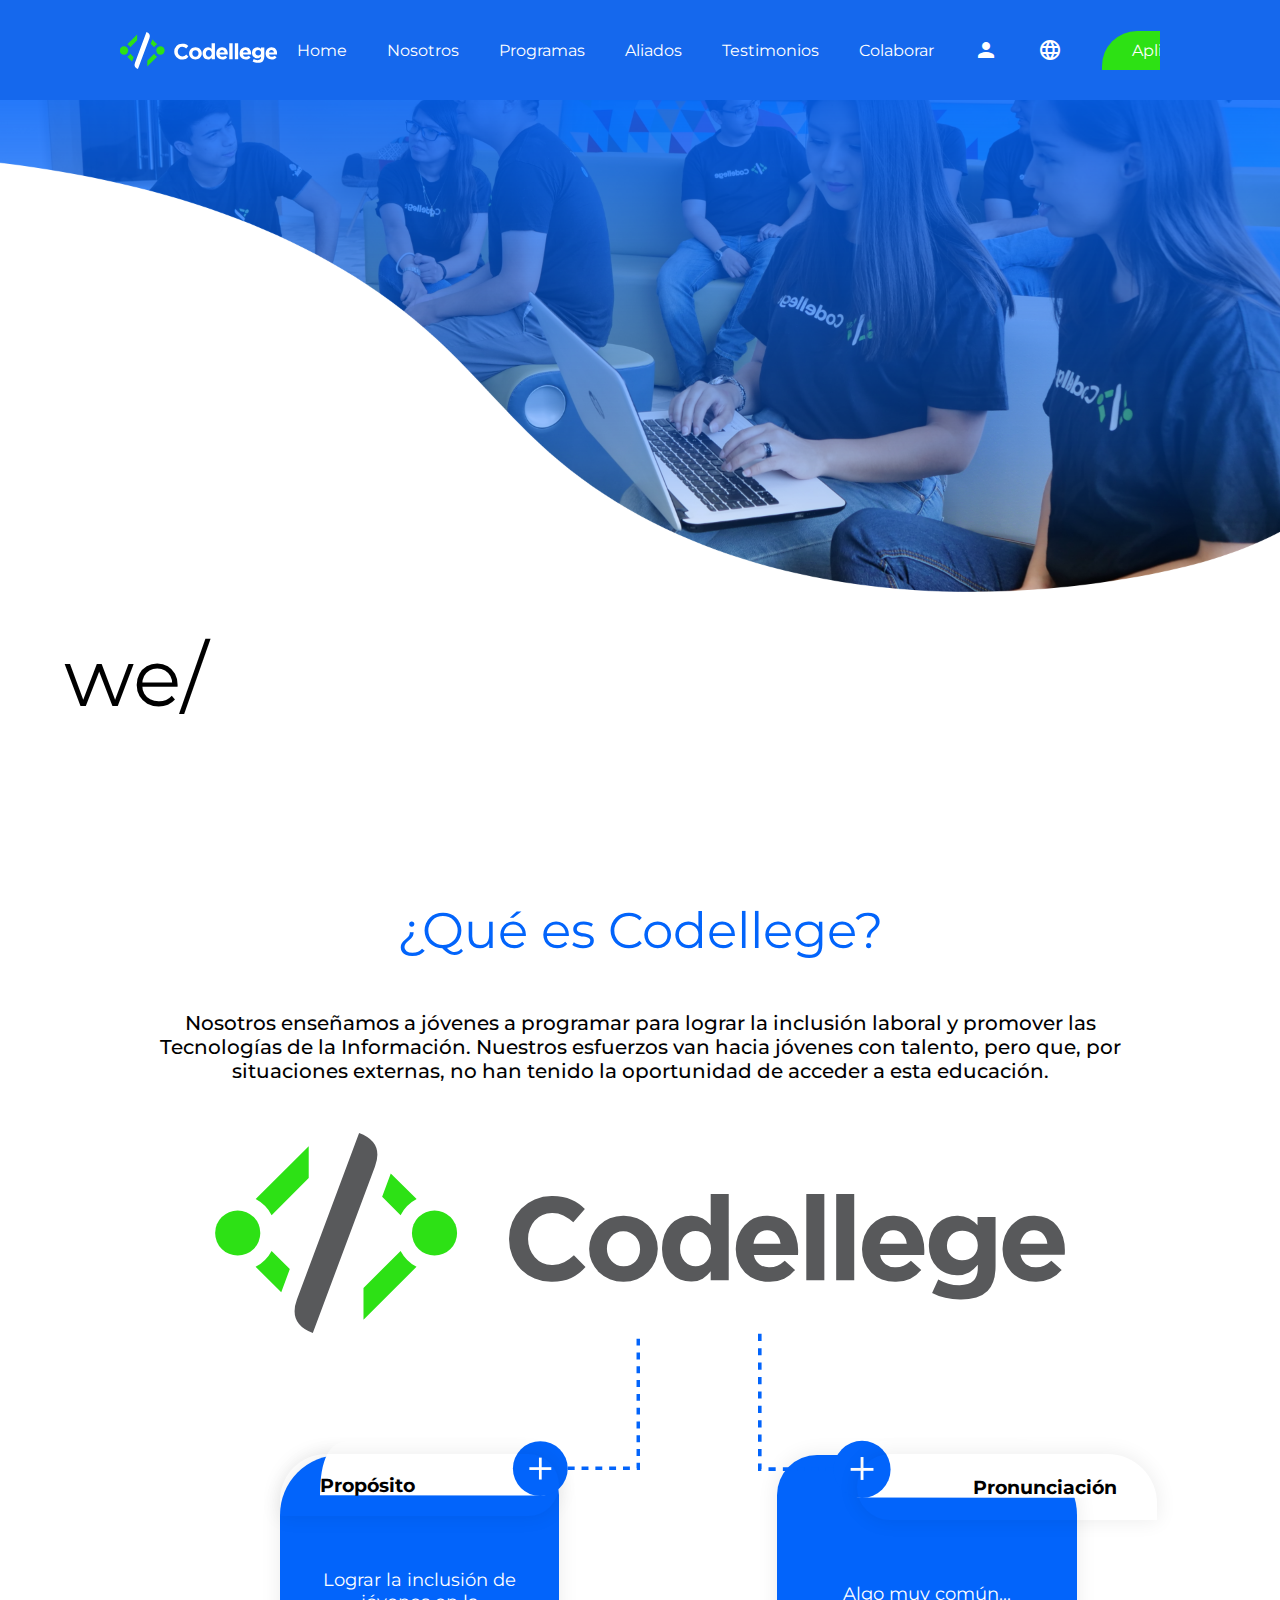
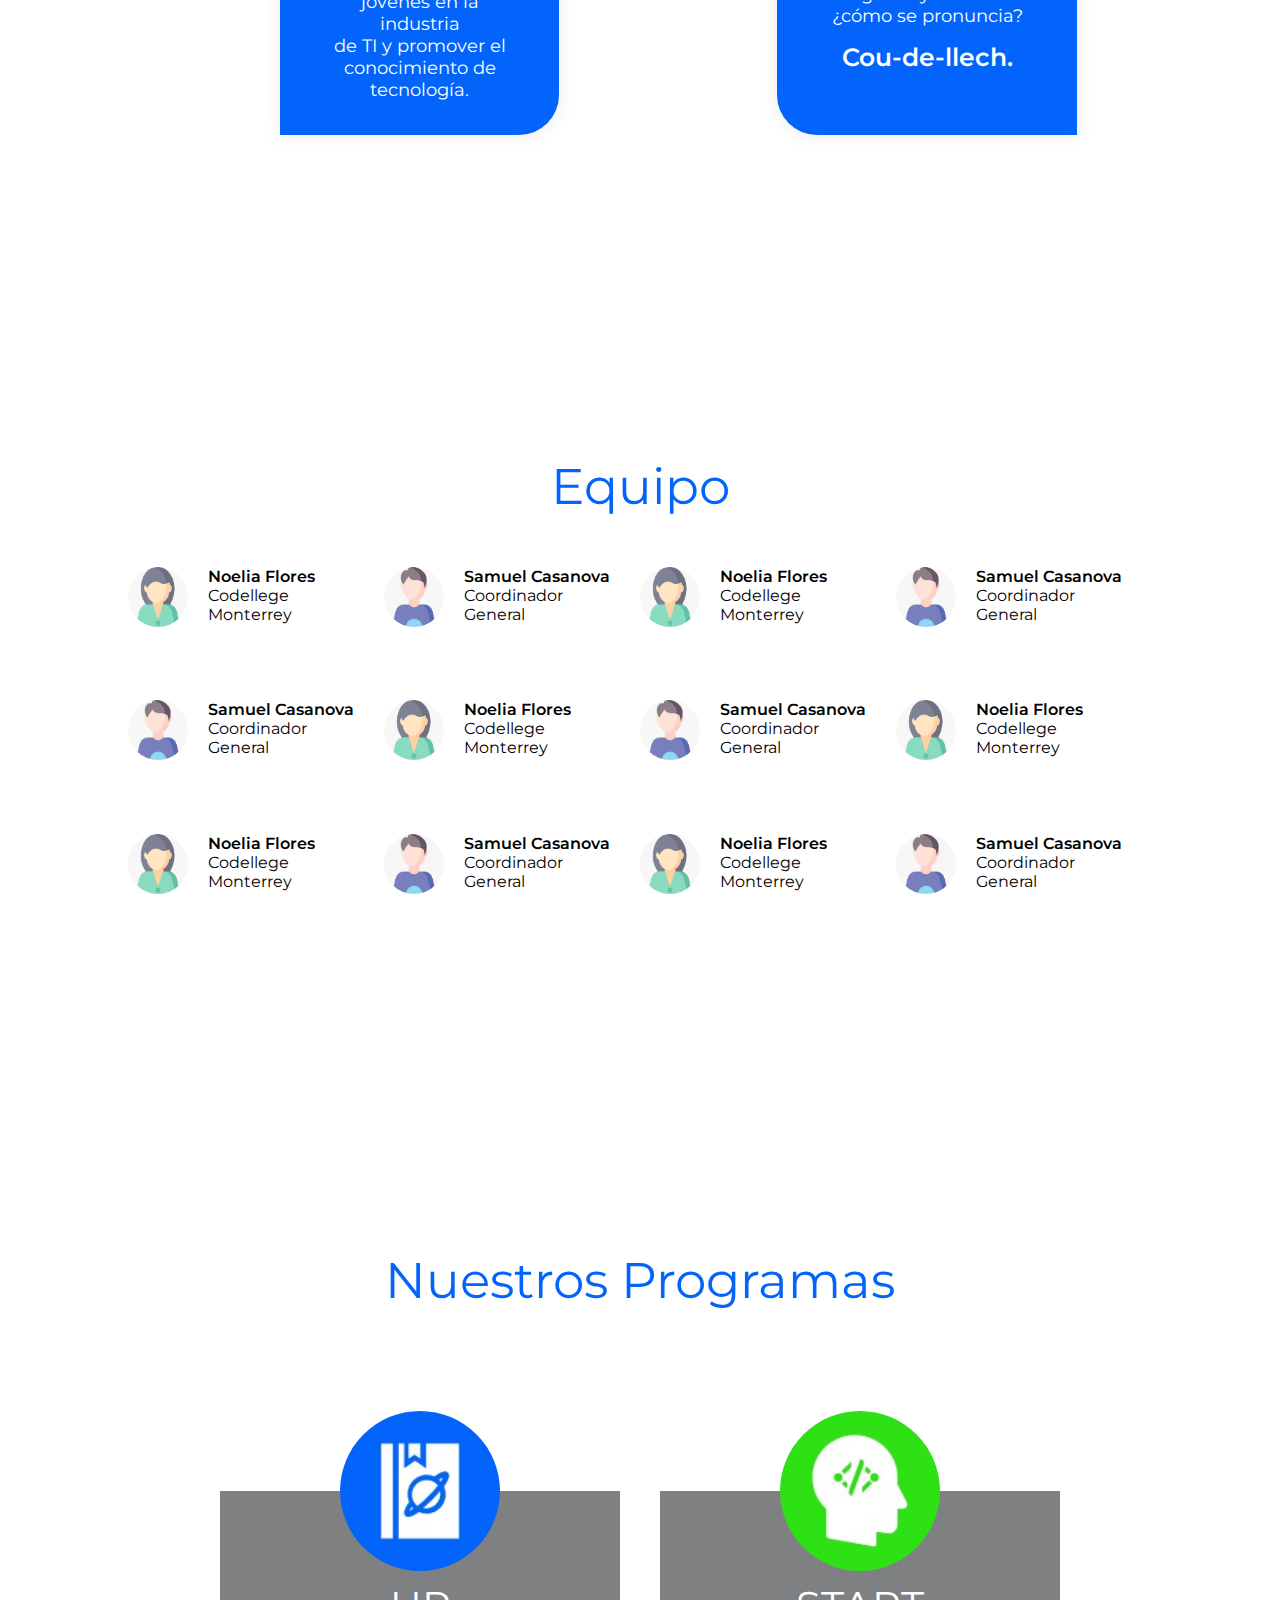
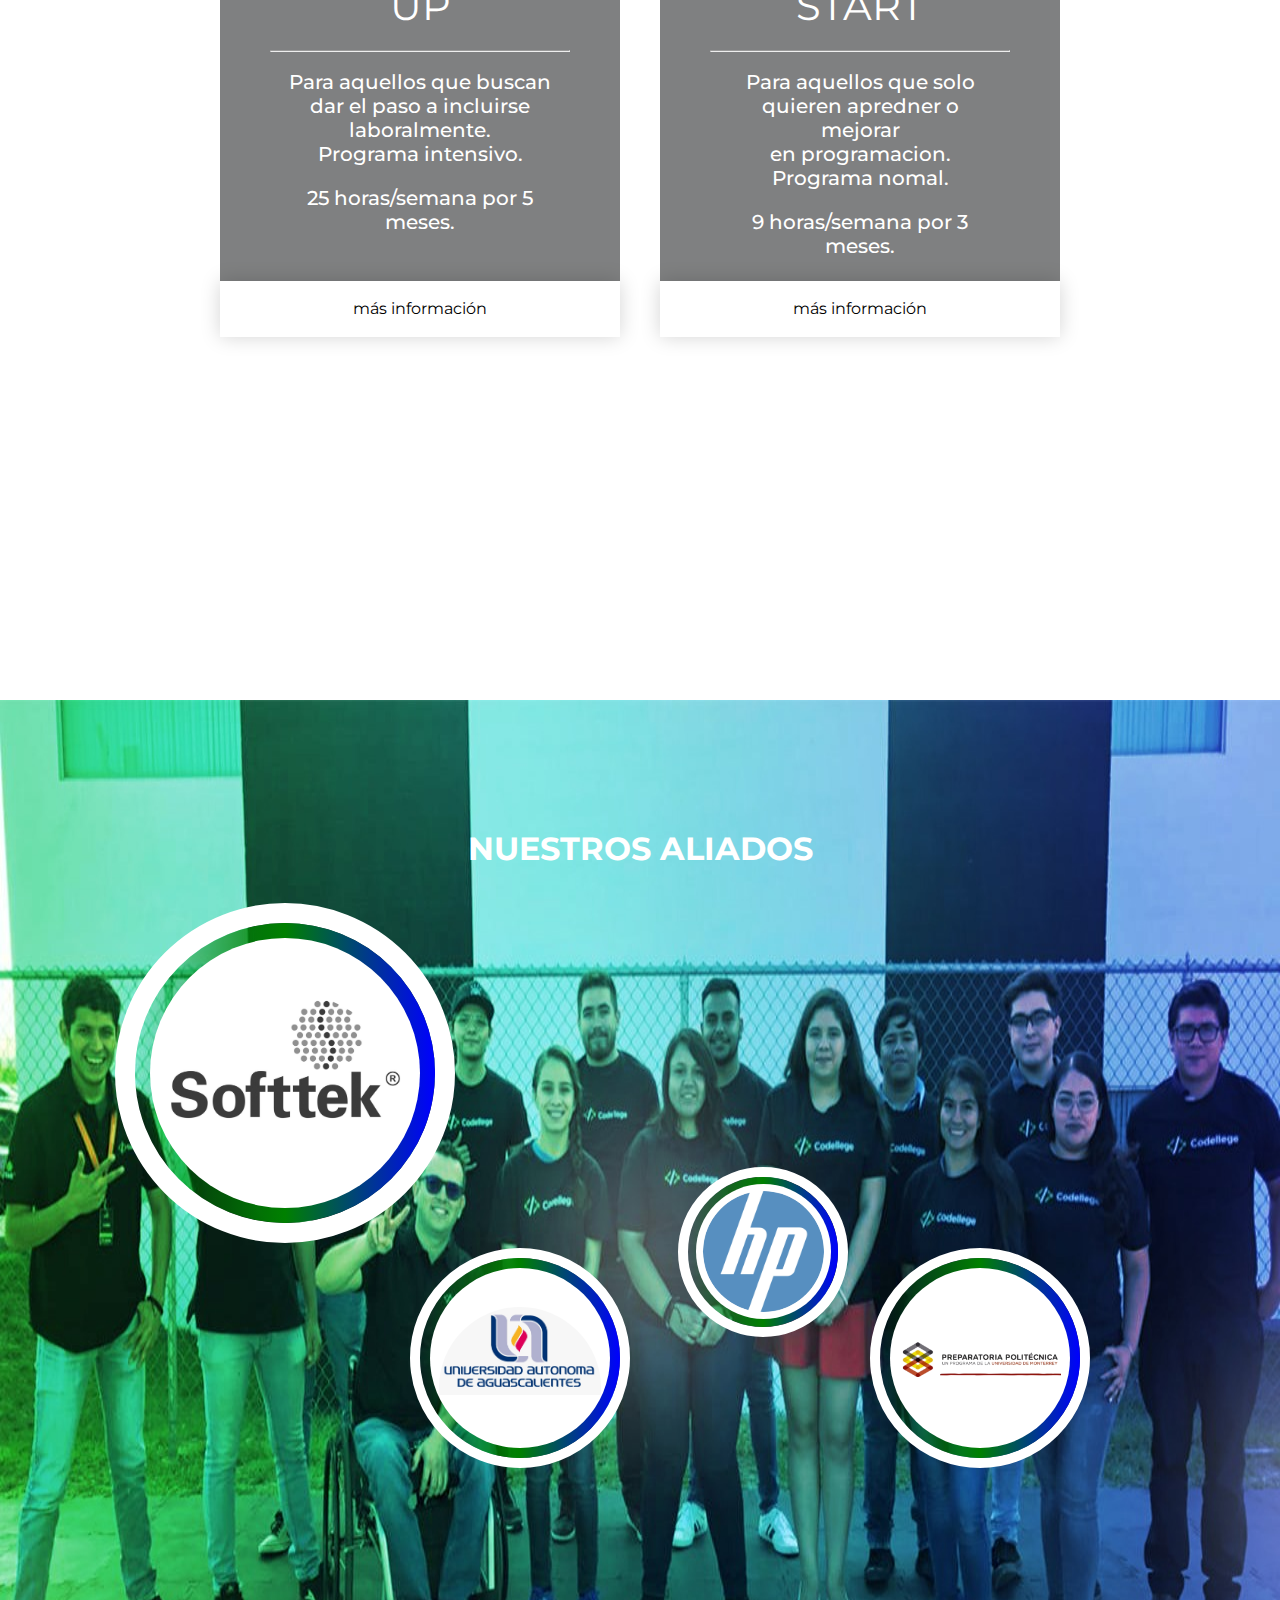
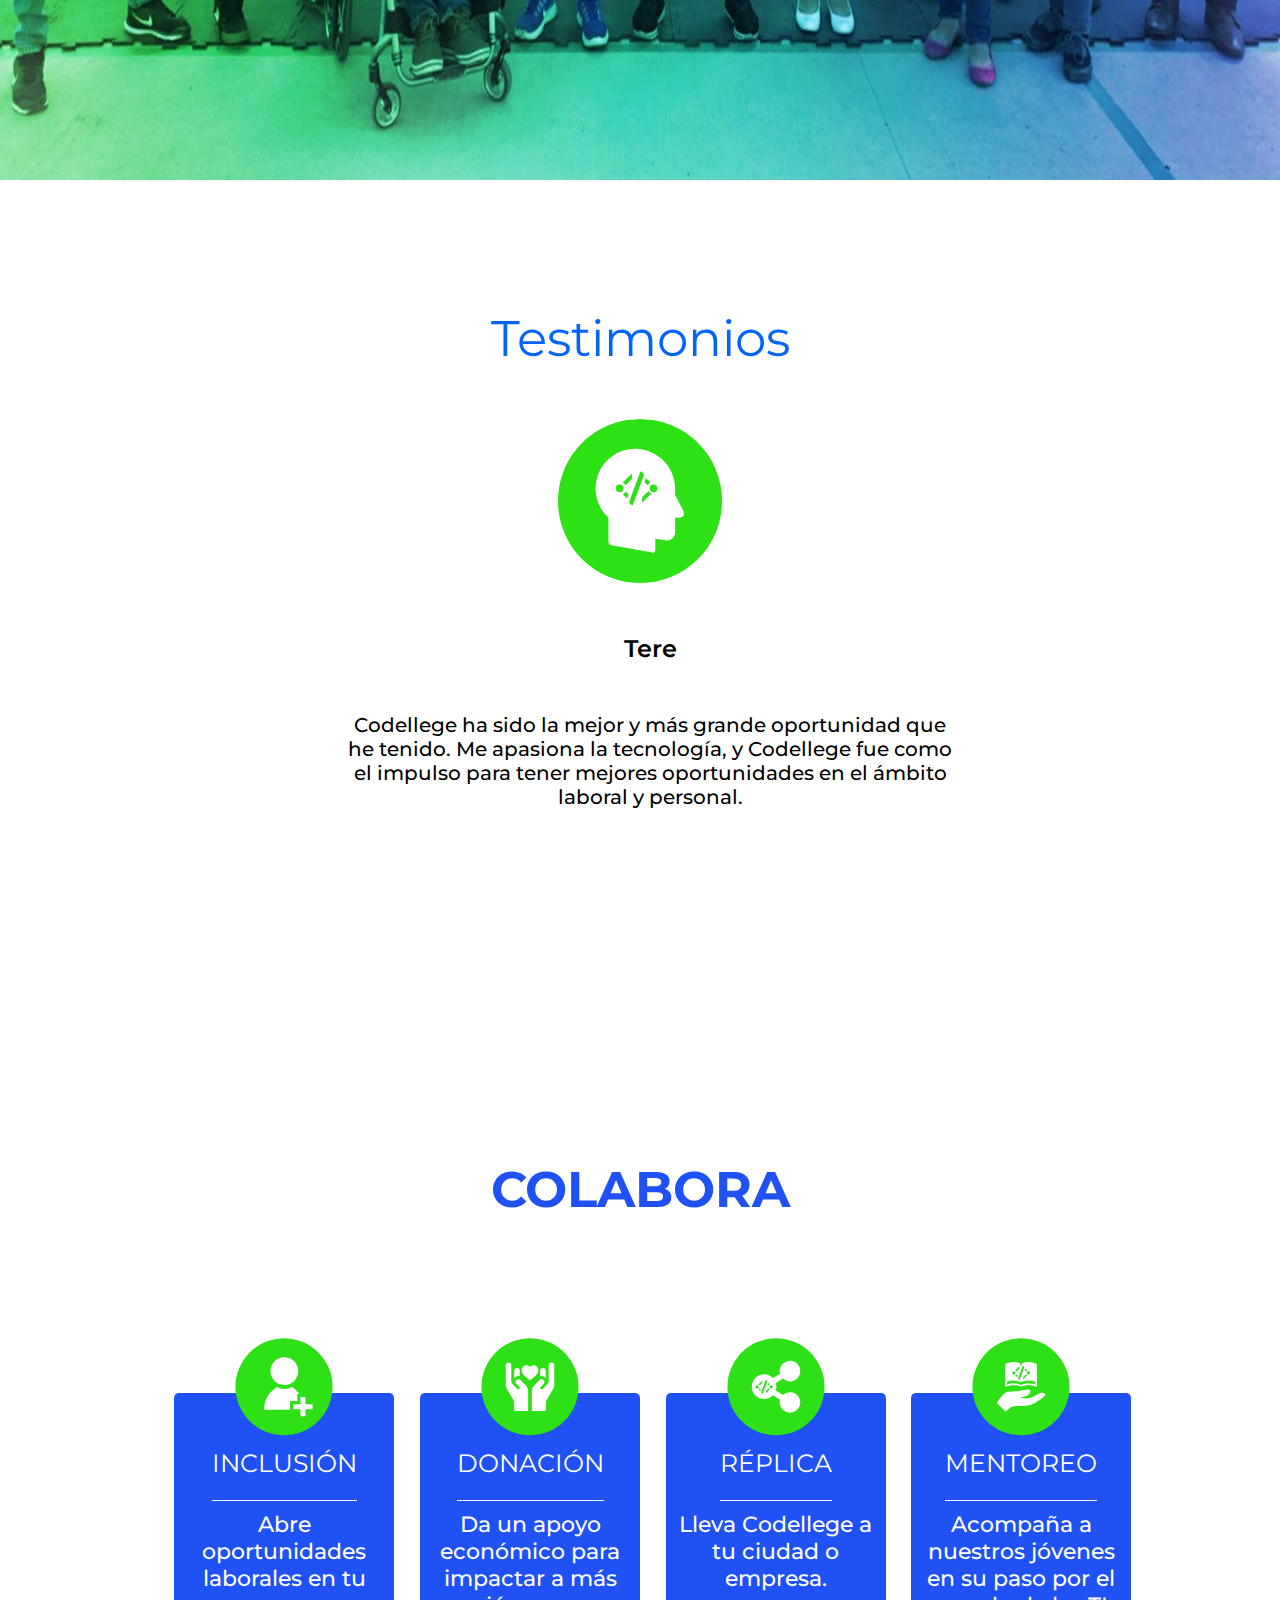
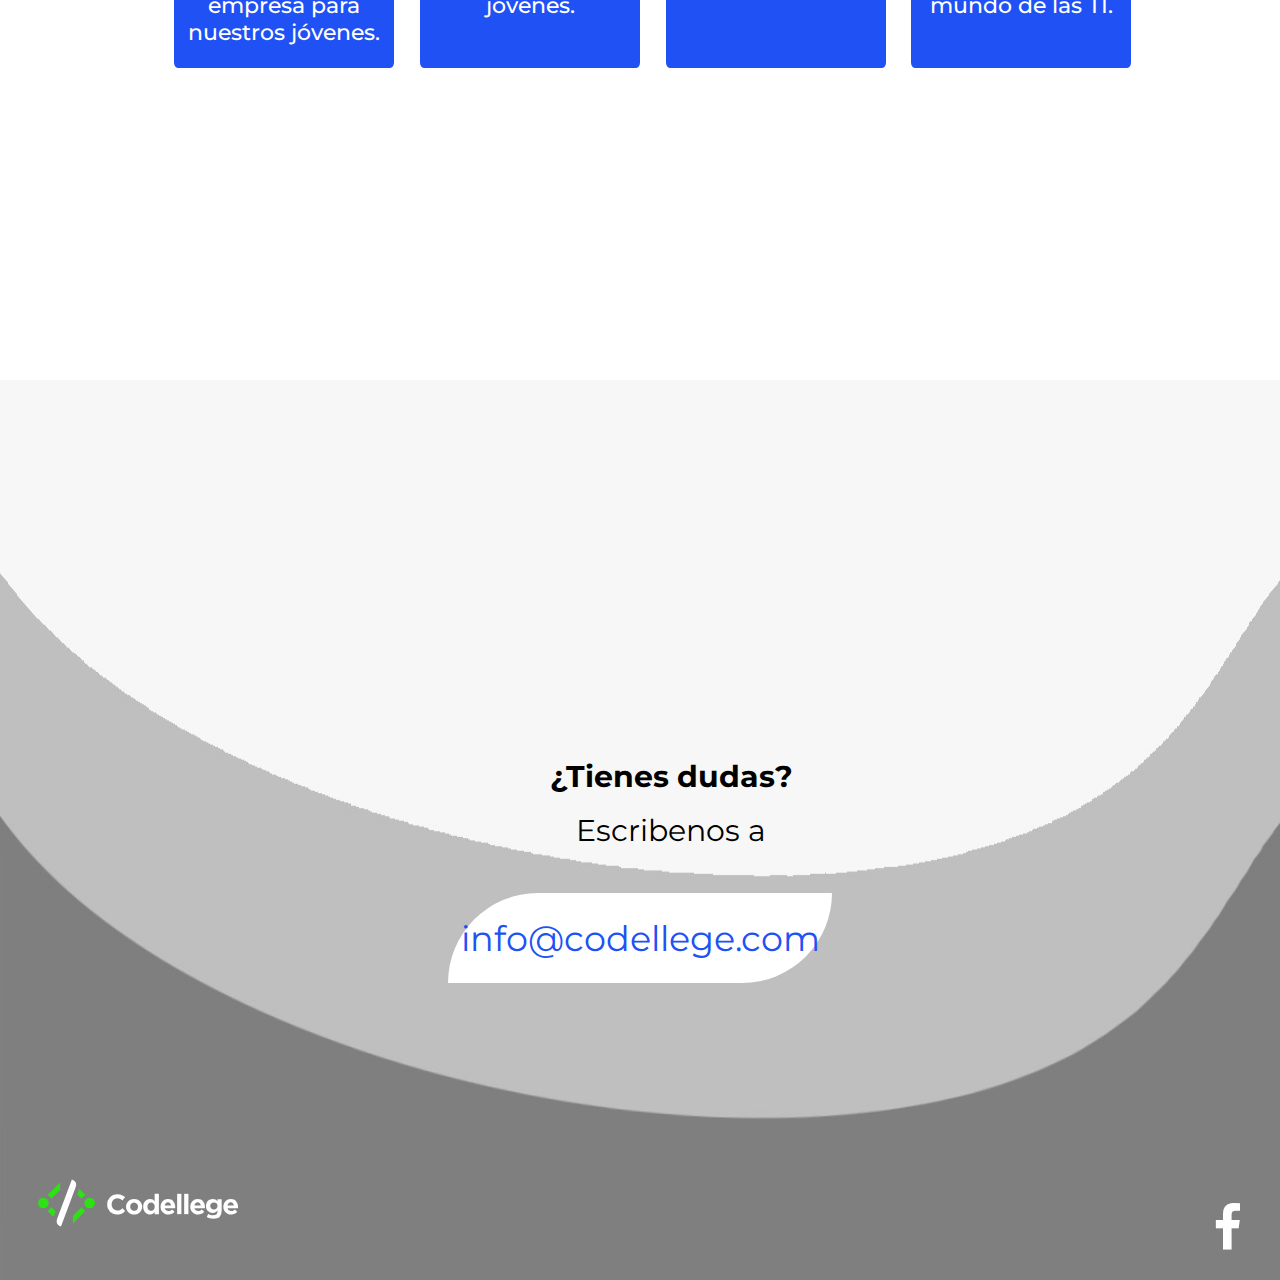
<file: index.html>
<!DOCTYPE html>
<html lang="en">

<head>
    <meta charset="UTF-8">
    <meta name="viewport" content="width=device-width, initial-scale=1.0">
    <meta http-equiv="X-UA-Compatible" content="ie=edge">
    <link rel="shortcut icon" href="quasar-logo.png" type="image/x-icon">
    <link href="https://fonts.googleapis.com/icon?family=Material+Icons" rel="stylesheet">
    <link href="https://stackpath.bootstrapcdn.com/font-awesome/4.7.0/css/font-awesome.min.css" rel="stylesheet"
        integrity="sha384-wvfXpqpZZVQGK6TAh5PVlGOfQNHSoD2xbE+QkPxCAFlNEevoEH3Sl0sibVcOQVnN" crossorigin="anonymous">
    <link rel="stylesheet" href="./style.css">
    <!-- <link href="https://fonts.googleapis.com/css?family=Montserrat&display=swap" rel="stylesheet">s -->
    <title>Codellege</title>
</head>

<body>
    <!-- NavBar -->
    <nav>
        <div class="nav-brand"></div>
        <ul>
            <li> <a href="#home">Home</a></li>
            <li> <a href="#about">Nosotros</a> </li>
            <li><a href="#programs">Programas</a> </li>
            <li><a href="#allies">Aliados</a></li>
            <li><a href="#testimonies">Testimonios</a></li>
            <li><a href="#colaborate">Colaborar</a></li>
            <li>
                <i class="material-icons" [href]="https://codellege.com/login">person</i>
            </li>
            <li>
                <i class="material-icons">language</i>
            </li>
            <li class="cod-btn btn-green">Aplica</li>
        </ul>
    </nav>
    <!-- Header -->
    <a name="home"></a>
    <header class="cod-bg-blue">
        <a name="about"></a>
        <h1>we/ <br>
            <span></span>
        </h1>
    </header>
    <!-- Nosotros -->
    <section class="codellege-main">
        <div class="cod-container">
            <!-- Section Codellege -->
            <h2>¿Qué es Codellege?</h2>
            <p>
                Nosotros enseñamos a jóvenes a programar para lograr la inclusión laboral y promover las Tecnologías de
                la Información. Nuestros esfuerzos van hacia jóvenes con talento, pero que, por situaciones externas, no
                han tenido la oportunidad de acceder a esta
                educación.
            </p>
            <!-- Subsection Nodes -->
            <div class="cod-row">

                <div class=" cod-col-12 cod-brand-logo"></div>
                <div class="cod-col-6 cod-porpouse">
                    <div class="cod-node-header">
                        <h3>Propósito</h3>
                    </div>
                    <div class="cod-node-text">
                        <p>Lograr la inclusión de <br> jóvenes en la industria <br> de TI y promover el <br>
                            conocimiento de tecnología.
                        </p>
                    </div>
                </div>
                <div class="cod-col-6 cod-pronunciation">
                    <div class="cod-node-header">
                        <h3>Pronunciación</h3>
                    </div>
                    <div class="cod-node-text">
                        <p>Algo muy común... <br> ¿cómo se pronuncia? <br> <span>Cou-de-llech.</span>
                        </p>
                    </div>
                </div>
            </div>

            <!-- Subsection Team -->

        </div>
    </section>
    <section id="equipo">
        <h2> Equipo </h2>
        <div class="cod-slider-wrapper">
            <div class="cod-slide">
                <!-- Primera Pagina -->
                <div class="cod-user">
                    <i class="cod-team-alt"></i>
                    <ul>
                        <li> Noelia Flores</li>
                        <li>Codellege <br> Monterrey</li>
                    </ul>
                </div>
                <div class="cod-user">
                    <i class="cod-team"></i>
                    <ul>
                        <li> Samuel Casanova</li>
                        <li>Coordinador<br>General</li>
                    </ul>
                </div>
                <div class="cod-user">
                    <i class="cod-team-alt"></i>
                    <ul>
                        <li> Noelia Flores</li>
                        <li>Codellege <br> Monterrey</li>
                    </ul>
                </div>
                <div class="cod-user">
                    <i class="cod-team"></i>
                    <ul>
                        <li> Samuel Casanova</li>
                        <li>Coordinador<br>General</li>
                    </ul>
                </div>
                <div class="cod-user">
                    <i class="cod-team-alt"></i>
                    <ul>
                        <li> Noelia Flores</li>
                        <li>Codellege <br> Monterrey</li>
                    </ul>
                </div>
                <div class="cod-user">
                    <i class="cod-team"></i>
                    <ul>
                        <li> Samuel Casanova</li>
                        <li>Coordinador<br>General</li>
                    </ul>
                </div>
                <div class="cod-user">
                    <i class="cod-team-alt"></i>
                    <ul>
                        <li> Noelia Flores</li>
                        <li>Codellege <br> Monterrey</li>
                    </ul>
                </div>
                <div class="cod-user">
                    <i class="cod-team"></i>
                    <ul>
                        <li> Samuel Casanova</li>
                        <li>Coordinador<br>General</li>
                    </ul>
                </div>
                <div class="cod-user">
                    <i class="cod-team-alt"></i>
                    <ul>
                        <li> Noelia Flores</li>
                        <li>Codellege <br> Monterrey</li>
                    </ul>
                </div>
                <div class="cod-user">
                    <i class="cod-team"></i>
                    <ul>
                        <li> Samuel Casanova</li>
                        <li>Coordinador<br>General</li>
                    </ul>
                </div>
                <div class="cod-user">
                    <i class="cod-team-alt"></i>
                    <ul>
                        <li> Noelia Flores</li>
                        <li>Codellege <br> Monterrey</li>
                    </ul>
                </div>
                <div class="cod-user">
                    <i class="cod-team"></i>
                    <ul>
                        <li> Samuel Casanova</li>
                        <li>Coordinador<br>General</li>
                    </ul>
                </div>
                <!-- Segunda pagina -->
                <div class="cod-user">
                    <i class="cod-team-alt"></i>
                    <ul>
                        <li> Noelia KKKKK</li>
                        <li>Codellege <br> Monterrey</li>
                    </ul>
                </div>
                <div class="cod-user">
                    <i class="cod-team"></i>
                    <ul>
                        <li> Samuel Casanova</li>
                        <li>Coordinador<br>General</li>
                    </ul>
                </div>
                <div class="cod-user">
                    <i class="cod-team-alt"></i>
                    <ul>
                        <li> Noelia Flores</li>
                        <li>Codellege <br> Monterrey</li>
                    </ul>
                </div>
                <div class="cod-user">
                    <i class="cod-team"></i>
                    <ul>
                        <li> Samuel Casanova</li>
                        <li>Coordinador<br>General</li>
                    </ul>
                </div>
                <div class="cod-user">
                    <i class="cod-team-alt"></i>
                    <ul>
                        <li> Noelia Flores</li>
                        <li>Codellege <br> Monterrey</li>
                    </ul>
                </div>
                <div class="cod-user">
                    <i class="cod-team"></i>
                    <ul>
                        <li> Samuel Casanova</li>
                        <li>Coordinador<br>General</li>
                    </ul>
                </div>
                <div class="cod-user">
                    <i class="cod-team-alt"></i>
                    <ul>
                        <li> Noelia Flores</li>
                        <li>Codellege <br> Monterrey</li>
                    </ul>
                </div>
                <div class="cod-user">
                    <i class="cod-team"></i>
                    <ul>
                        <li> Samuel Casanova</li>
                        <li>Coordinador<br>General</li>
                    </ul>
                </div>
                <div class="cod-user">
                    <i class="cod-team-alt"></i>
                    <ul>
                        <li> Noelia Flores</li>
                        <li>Codellege <br> Monterrey</li>
                    </ul>
                </div>
                <div class="cod-user">
                    <i class="cod-team"></i>
                    <ul>
                        <li> Samuel Casanova</li>
                        <li>Coordinador<br>General</li>
                    </ul>
                </div>
                <div class="cod-user">
                    <i class="cod-team-alt"></i>
                    <ul>
                        <li> Noelia Flores</li>
                        <li>Codellege <br> Monterrey</li>
                    </ul>
                </div>
                <div class="cod-user">
                    <i class="cod-team"></i>
                    <ul>
                        <li> Samuel Casanova</li>
                        <li>Coordinador<br>General</li>
                    </ul>
                </div>
                <!-- Tercera pagina -->
                <div class="cod-user">
                    <i class="cod-team-alt"></i>
                    <ul>
                        <li> Noelia PPPPP</li>
                        <li>Codellege <br> Monterrey</li>
                    </ul>
                </div>
                <div class="cod-user">
                    <i class="cod-team"></i>
                    <ul>
                        <li> Samuel Casanova</li>
                        <li>Coordinador<br>General</li>
                    </ul>
                </div>
                <div class="cod-user">
                    <i class="cod-team-alt"></i>
                    <ul>
                        <li> Noelia Flores</li>
                        <li>Codellege <br> Monterrey</li>
                    </ul>
                </div>

            </div>
        </div>
    </section>
    <!-- Nuestros Programas -->
    <a name="programs"></a>
    <section class="codellege-program">
        <div class="cod-container">
            <h2>Nuestros Programas</h2>
            <div class="cod-row">
                <div class="cod-col-6">
                    <div class="cod-card">
                        <i class="cod-program-icon"></i>
                        <div class="card-info">
                            <h4>UP</h4>
                            <hr>
                            <p>Para aquellos que buscan <br> dar el paso a incluirse <br> laboralmente. <br> Programa
                                intensivo.</p>
                            <p>25 horas/semana por 5 meses.</p>
                        </div>
                        <a>más información</a>
                    </div>
                </div>
                <div class="cod-col-6">
                    <div class="cod-card">
                        <i class="cod-program-icon"></i>
                        <div class="card-info">
                            <h4>START</h4>
                            <hr>
                            <p>Para aquellos que solo <br> quieren apredner o mejorar <br> en programacion. <br>
                                Programa nomal.</p>
                            <p>9 horas/semana por 3 meses.</p>
                        </div>
                        <a>más información</a>
                    </div>
                </div>

            </div>
        </div>

    </section>
    <a name="allies"></a>
    <section id="aliados">
        <div class="txtAliados">
            <h1>NUESTROS ALIADOS</h1>
        </div>
        <div class="imgAliados">
            <div class="cajaSofttek">
                <div class="borderSofftek">
                    <div class="FondoImgSofftek">
                        <div class="imgSofftek">

                        </div>
                    </div>
                </div>
            </div>
            <div class="cajaUaa">
                <div class="borderUaa">
                    <div class="FondoImgUaa">
                        <div class="imgUaa">

                        </div>
                    </div>
                </div>
            </div>
            <div class="cajaHp">
                <div class="borderHp">
                    <div class="FondoImgHp">
                        <div class="imgHp">

                        </div>
                    </div>
                </div>
            </div>
            <div class="cajaPolitec">
                <div class="borderPolitec">
                    <div class="FondoImgPolitec">
                        <div class="imgPolitec">

                        </div>
                    </div>
                </div>
            </div>
        </div>
        <a name="testimonies"></a>
    </section>
    <section class="codellege-test">
        <h2> Testimonios </h2>
        <div class="cod-slider-wrapper-test">
            <div class="cod-slide-test">
                <!-- Primera Pagina -->
                <div class="cod-test">
                    <i class="cod-testimoni"></i>
                    <ul>
                            <li> Tere </li>
                        <p>
                            Codellege ha sido la mejor y más grande oportunidad que <br>
                            he tenido. Me apasiona la tecnología, y Codellege fue como <br>
                            el impulso para tener mejores oportunidades en el ámbito <br>
                            laboral y personal.
                        </p>
                    </ul>
                </div>
                <!-- Segunda Pagina -->
                <div class="cod-test">
                    <i class="cod-testimoni"></i>
                    <ul>
                        <li> Leopoldo </li>
                        <p>Gracias a Codellege tengo lo necesario para establecerme <br>
                             en mejores trabajos o realizar proyectos más ambiciosos.</p>
                    </ul>
                </div>
                <!-- Tercera Pagina -->
                <div class="cod-test">
                    <i class="cod-testimoni"></i>
                    <ul>
                        <li> Andrea </li>
                        <p> Es una de las mejores experiencias. Te llevas conocimiento <br>
                             importantísimo y si lo aprovechas y lo disfrutas puedes <br>
                              tener oportunidades grandes en tu vida.</p>
                    </ul>
                </div>
                <!-- Cuarta Pagina -->
                <div class="cod-test">
                    <i class="cod-testimoni"></i>
                    <ul>
                        <li> Samuel Casanova</li>
                        <p>Aparte de que aprendes y conoces a nuevas personas, <br>
                            tienes otro punto de vista acerca de lo que realmente <br>
                            deseas hacer con tu vida
                        </p>
                    </ul>
                </div>

            </div>
        </div>
        <a name="colaborate"></a>
    </section>
    <section id="colaborar">
        <div class="txtColaborar">
            <h1>COLABORA</h1>
        </div>
        <div class="contenido">
            <div class="inclucion">
                <div class="imgInclusion"></div>
                <h2>INCLUSIÓN</h2>

                <p>Abre oportunidades laborales en tu empresa para nuestros jóvenes.</p>
            </div>
            <div class="donacion">
                <div class="imgDonacion"></div>
                <h2>DONACIÓN</h2>
                <p>Da un apoyo económico para impactar a más jóvenes.</p>
            </div>
            <div class="replica">
                <div class="imgReplica"></div>
                <h2>RÉPLICA</h2>
                <p>Lleva Codellege a tu ciudad o empresa.</p>
            </div>
            <div class="mentoreo">
                <div class="imgMentoreo"></div>
                <h2>MENTOREO</h2>
                <p>Acompaña a nuestros jóvenes en su paso por el mundo de las TI.</p>
            </div>
        </div>
    </section>
    <!-- Footer -->
    <footer>
        <i class="fa fa-facebook" aria-hidden="true"></i>
        <img src="./Imagenes/codellege-logo-green.svg" alt="">

        <div class="footerCont">
            <b>¿Tienes dudas?</b>
            <span>Escribenos a</span>
            <div class="footerBtn">
                info@codellege.com
            </div>
        </div>
    </footer>
</body>

</html>
</file>
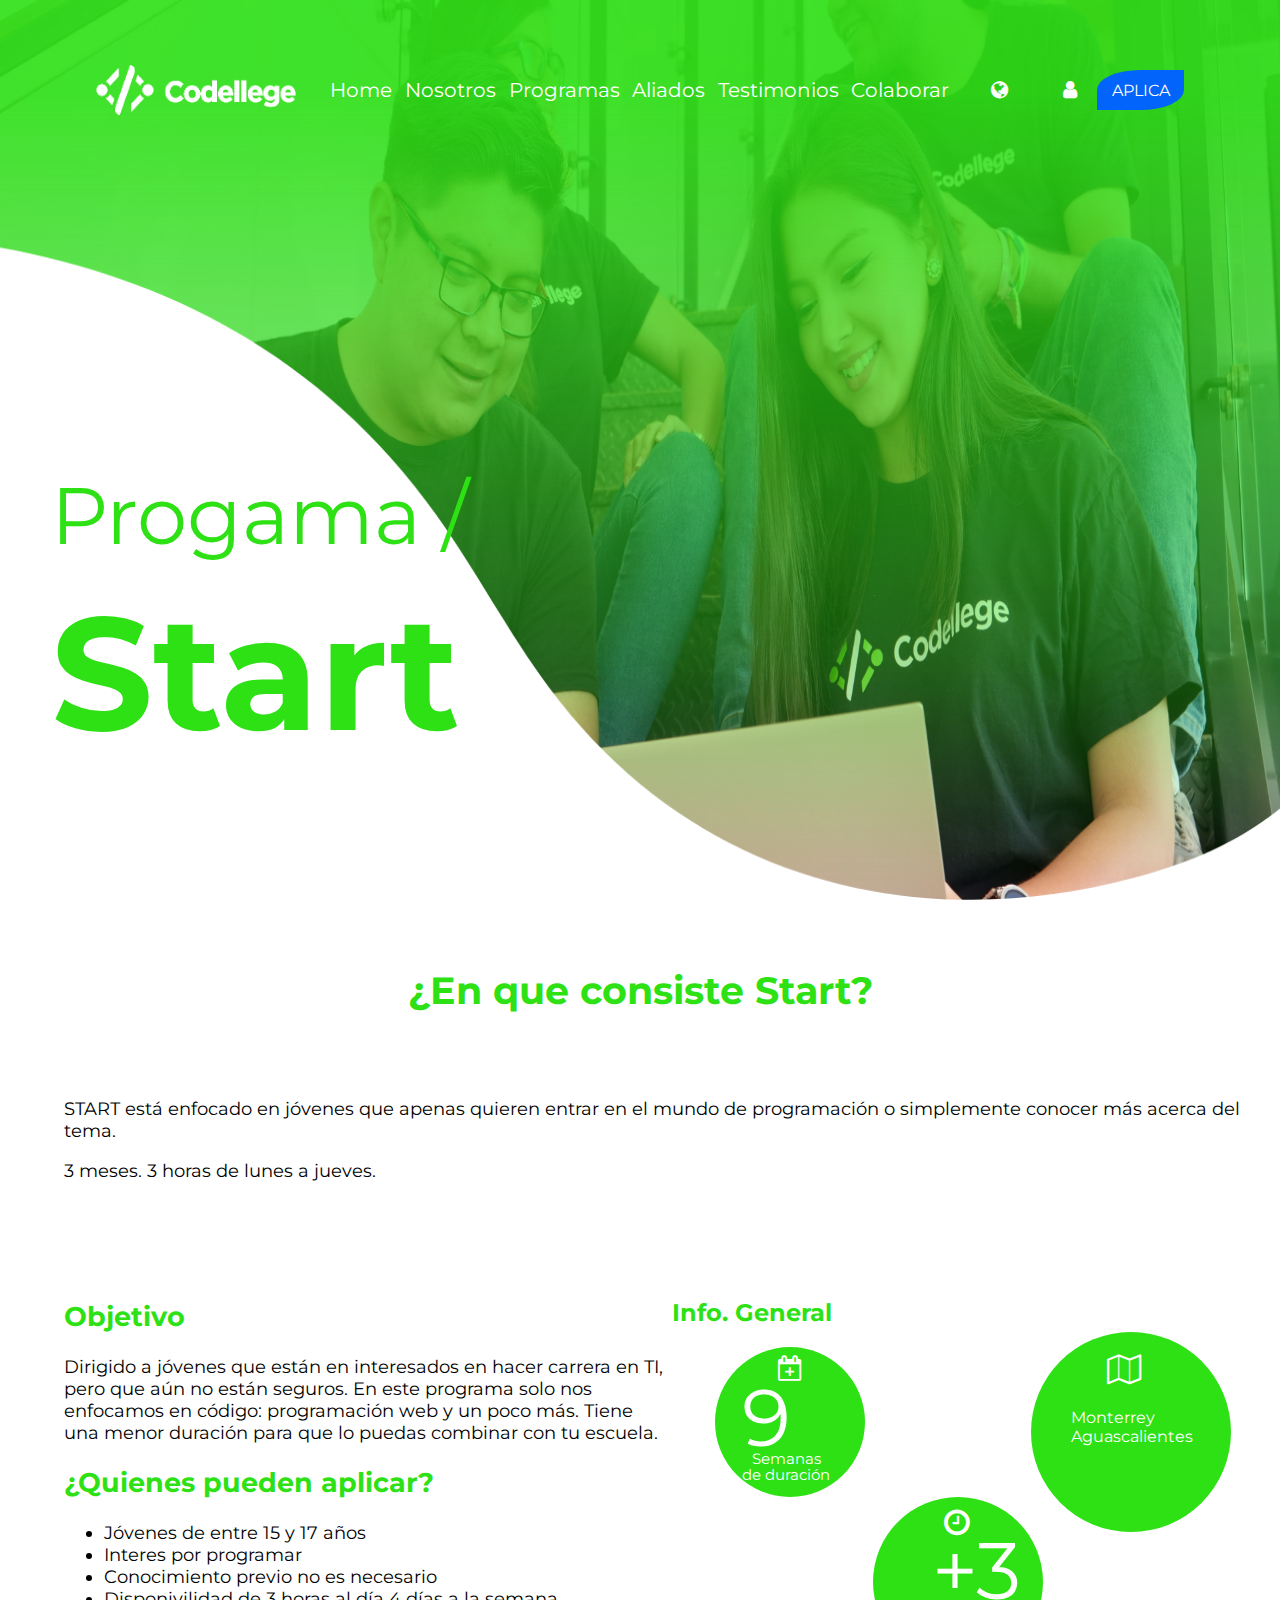
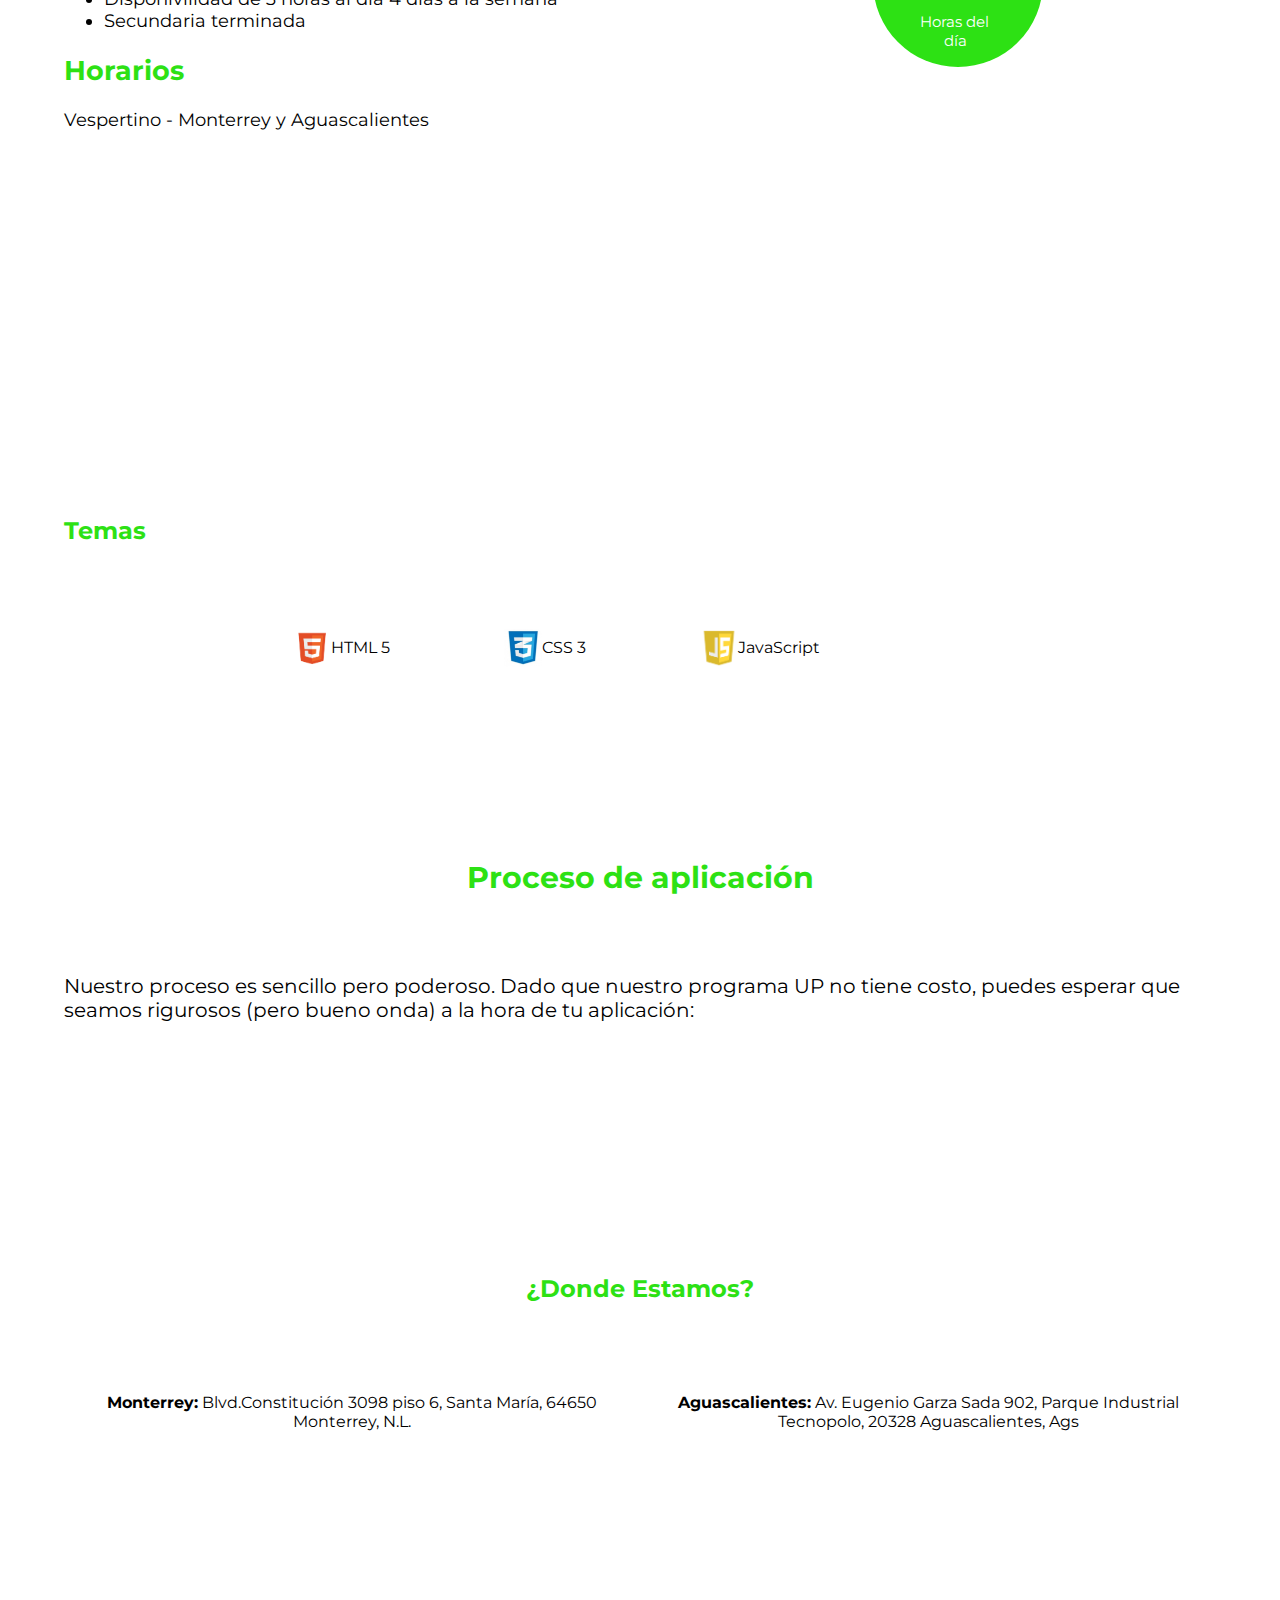
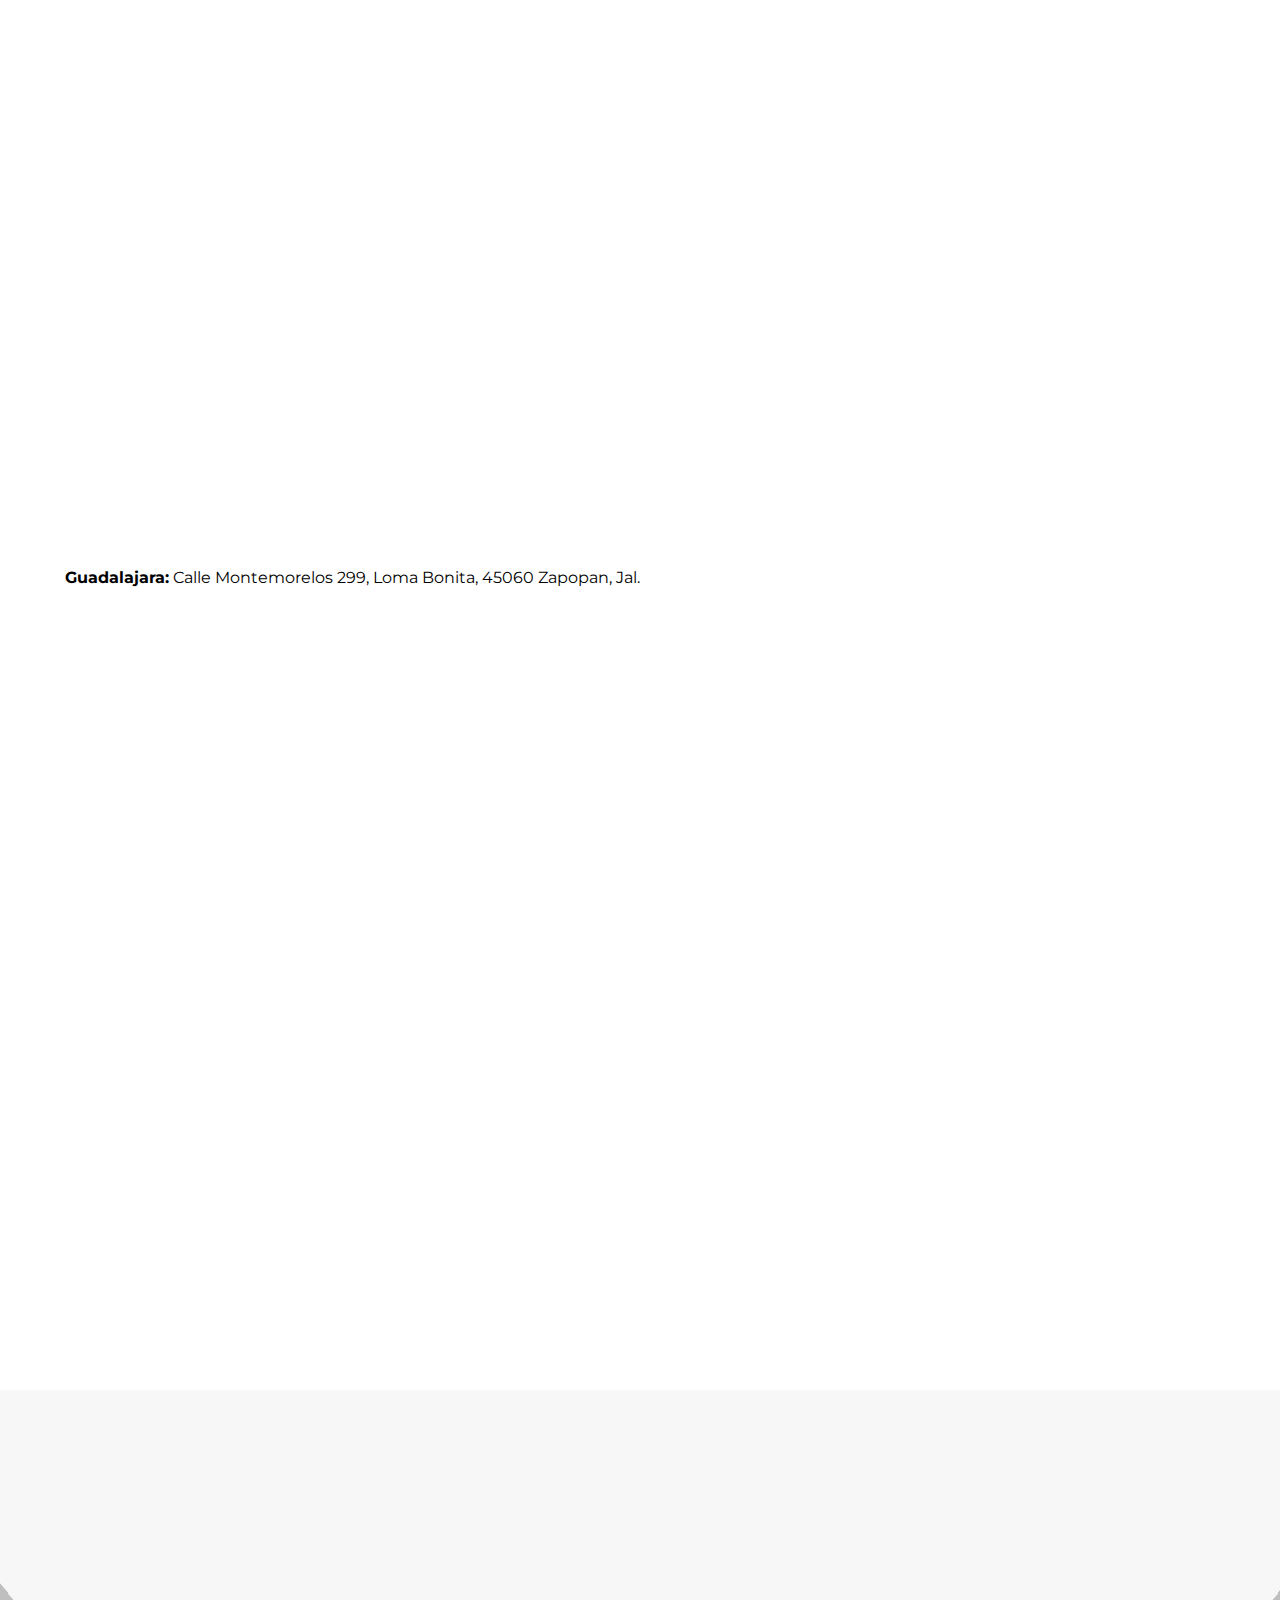
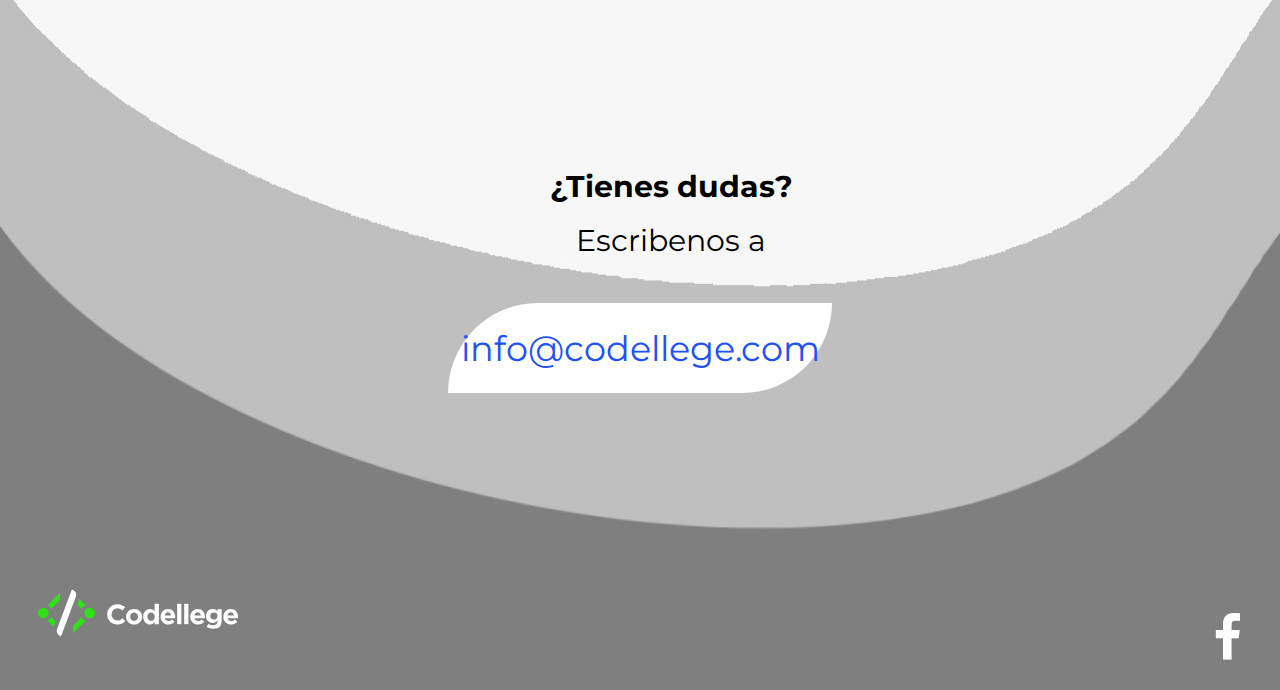
<file: indexStart.html>
<!DOCTYPE html>
<html lang="en">

<head>
    <meta charset="UTF-8">
    <meta name="viewport" content="width=device-width, initial-scale=1.0">
    <meta http-equiv="X-UA-Compatible" content="ie=edge">
    <link rel="shortcut icon" href="quasar-logo.png" type="image/x-icon">
    <link rel="stylesheet" href="./styleStart.css">
    <link href="https://stackpath.bootstrapcdn.com/font-awesome/4.7.0/css/font-awesome.min.css" rel="stylesheet"
        integrity="sha384-wvfXpqpZZVQGK6TAh5PVlGOfQNHSoD2xbE+QkPxCAFlNEevoEH3Sl0sibVcOQVnN" crossorigin="anonymous">

    <title>Start</title>
</head>

<body>
    <section id="home">
        <div class="navbar">
            <img src="./Imagenes/whiteCodellege_PNG.png" alt="">
            <ul>
                <a href="#home">
                    <il>Home</il>
                </a>
                <a href="#nosotros">
                    <il>Nosotros</il>
                </a>
                <a href="#programas">
                    <il>Programas</il>
                </a>
                <a href="#aliados">
                    <il>Aliados</il>
                </a>
                <a href="#testimonios">
                    <il>Testimonios</il>
                </a>
                <a href="#colaborar">
                    <il>Colaborar</il>
                </a>
            </ul>

            <div class="iconos">
                <ul>
                    <li>
                        <i class="fa fa-globe" aria-hidden="true"></i>
                        <ul>
                            <li>Ingles</li>
                            <li>Español</li>
                        </ul>
                    </li>
                </ul>
                <i class="fa fa-user" aria-hidden="true"></i>
            </div>
            <div class="boton">
                <p>APLICA</p>
            </div>

        </div>
        <div class="programa">
            <p>Progama /</p>
        </div>
        <div class="UP">
            <h1>Start</h1>
        </div>

    </section>

    <section id="informacion">
        <div class="tituloinf">
            <h2>¿En que consiste Start?</h2>
        </div>
        <div class="inf">
            <p>START está enfocado en jóvenes que apenas quieren entrar en el mundo de programación
                o simplemente conocer más acerca del tema.
            </p>
            <span>3 meses. 3 horas de lunes a jueves.</span>
        </div>
        <div class="caja1">
            <div class="cajaIzq">
                <div class="objetivos">
                    <h2>Objetivo</h2>
                    <p>Dirigido a jóvenes que están en interesados en hacer carrera en TI, pero que aún no están
                        seguros. En este programa solo nos enfocamos en código: programación web y un poco más. Tiene
                        una menor duración para que lo puedas combinar con tu escuela.</p>
                </div>
                <div class="aplicar">
                    <h2>¿Quienes pueden aplicar?</h2>
                    <ul>
                        <li>Jóvenes de entre 15 y 17 años</li>
                        <li>Interes por programar</li>
                        <li> Conocimiento previo no es necesario</li>
                        <li>Disponivilidad de 3 horas al día 4 días a la semana</li>
                        <li>Secundaria terminada</li>
                    </ul>
                </div>
                <div class="horarios">
                    <h2>Horarios</h2>
                    <p>Vespertino - Monterrey y Aguascalientes</p>
                </div>
            </div>
            <div class="cajaDer">
                <div class="infoGral">
                    <h2>Info. General</h2>
                    <div class="mes">
                        <i class="fa fa-calendar-plus-o" aria-hidden="true"></i>
                        <span class="num"> 9</span>
                        <span class="semanas">Semanas</span>
                        <span class="duracion">de duración</span>
                    </div>
                    <div class="horas">
                        <i class="fa fa-clock-o" aria-hidden="true"></i>
                        <span class="tiempo">+3</span>
                        <span class="hrs">Horas del</span>
                        <span class="dia">día</span>
                    </div>
                    <div class="ciudades"><i class="fa fa-map-o" aria-hidden="true"></i>
                        <ul>
                            <li>Monterrey</li>

                            <li>Aguascalientes</li>

                        </ul>
                    </div>
                </div>
            </div>
        </div>
    </section>
    <section id="temas">
        <h2>Temas</h2>
        <div class="slider">
            <ul>
                <li>
                    <div class="row1">
                        <div class="img-temas">
                            <img src="./Imagenes/html.png" alt=""><span>HTML 5</span>
                            <img src="./Imagenes/CSS.jpg" alt=""><span>CSS 3</span>
                            <img src="./Imagenes/JavaScript.png" alt=""><span>JavaScript</span>
                        </div>
                    </div>
                </li>
            </ul>
        </div>
        <div class="proceso">
            <h2>Proceso de aplicación</h2>
            <p>Nuestro proceso es sencillo pero poderoso. Dado que nuestro programa UP no tiene costo, puedes esperar
                que seamos rigurosos (pero bueno onda) a la hora de tu aplicación:</p>
    </section>
    <section id="lugares">
        <h2>¿Donde Estamos?</h2>
        <div class="monterrey">
            <p><b>Monterrey:</b> Blvd.Constitución 3098 piso 6, Santa María, 64650 Monterrey, N.L.</p>

            <iframe
                src="https://www.google.com/maps/embed?pb=!1m18!1m12!1m3!1d3595.94532838226!2d-100.39375104885391!3d25.673106983596828!2m3!1f0!2f0!3f0!3m2!1i1024!2i768!4f13.1!3m3!1m2!1s0x866295f4b8427dff%3A0x33d068574599460b!2sSofttek!5e0!3m2!1ses-419!2smx!4v1566770164859!5m2!1ses-419!2smx"
                width="600" height="450" frameborder="0" style="border:0;" allowfullscreen=""></iframe>
        </div>
        <div class="aguascalientes">
            <p><b>Aguascalientes:</b> Av. Eugenio Garza Sada 902, Parque Industrial Tecnopolo, 20328 Aguascalientes, Ags
            </p>

            <iframe
                src="https://www.google.com/maps/embed?pb=!1m18!1m12!1m3!1d1968.171259653897!2d-102.33922820074258!3d21.929447914159297!2m3!1f0!2f0!3f0!3m2!1i1024!2i768!4f13.1!3m3!1m2!1s0x8429efd3cb91a13f%3A0xa3ef12cfa3d78da5!2sSofttek!5e0!3m2!1ses-419!2smx!4v1566770020652!5m2!1ses-419!2smx"
                width="600" height="450" frameborder="0" style="border:0;" allowfullscreen=""></iframe>
        </div>
        <div class="guadalajara">
            <p><b>Guadalajara:</b> Calle Montemorelos 299, Loma Bonita, 45060 Zapopan, Jal.</p>

            <iframe
                src="https://www.google.com/maps/embed?pb=!1m18!1m12!1m3!1d3442.6249916270003!2d-103.38291482024246!3d20.673989377298614!2m3!1f0!2f0!3f0!3m2!1i1024!2i768!4f13.1!3m3!1m2!1s0x8428af4ce6917923%3A0xe2f57d577a390c1!2sSofttek!5e0!3m2!1ses-419!2smx!4v1566769434985!5m2!1ses-419!2smx"
                width="600" height="450" frameborder="0" style="border:0;" allowfullscreen=""></iframe>
        </div>

    </section>
    <footer>
        <i class="fa fa-facebook" aria-hidden="true"></i>
        <img src="./Imagenes/codellege-logo-green.svg" alt="">

        <div class="footerCont">
            <b>¿Tienes dudas?</b>
            <span>Escribenos a</span>
            <div class="footerBtn">
                info@codellege.com
            </div>
        </div>
    </footer>
</body>

</html>
</file>
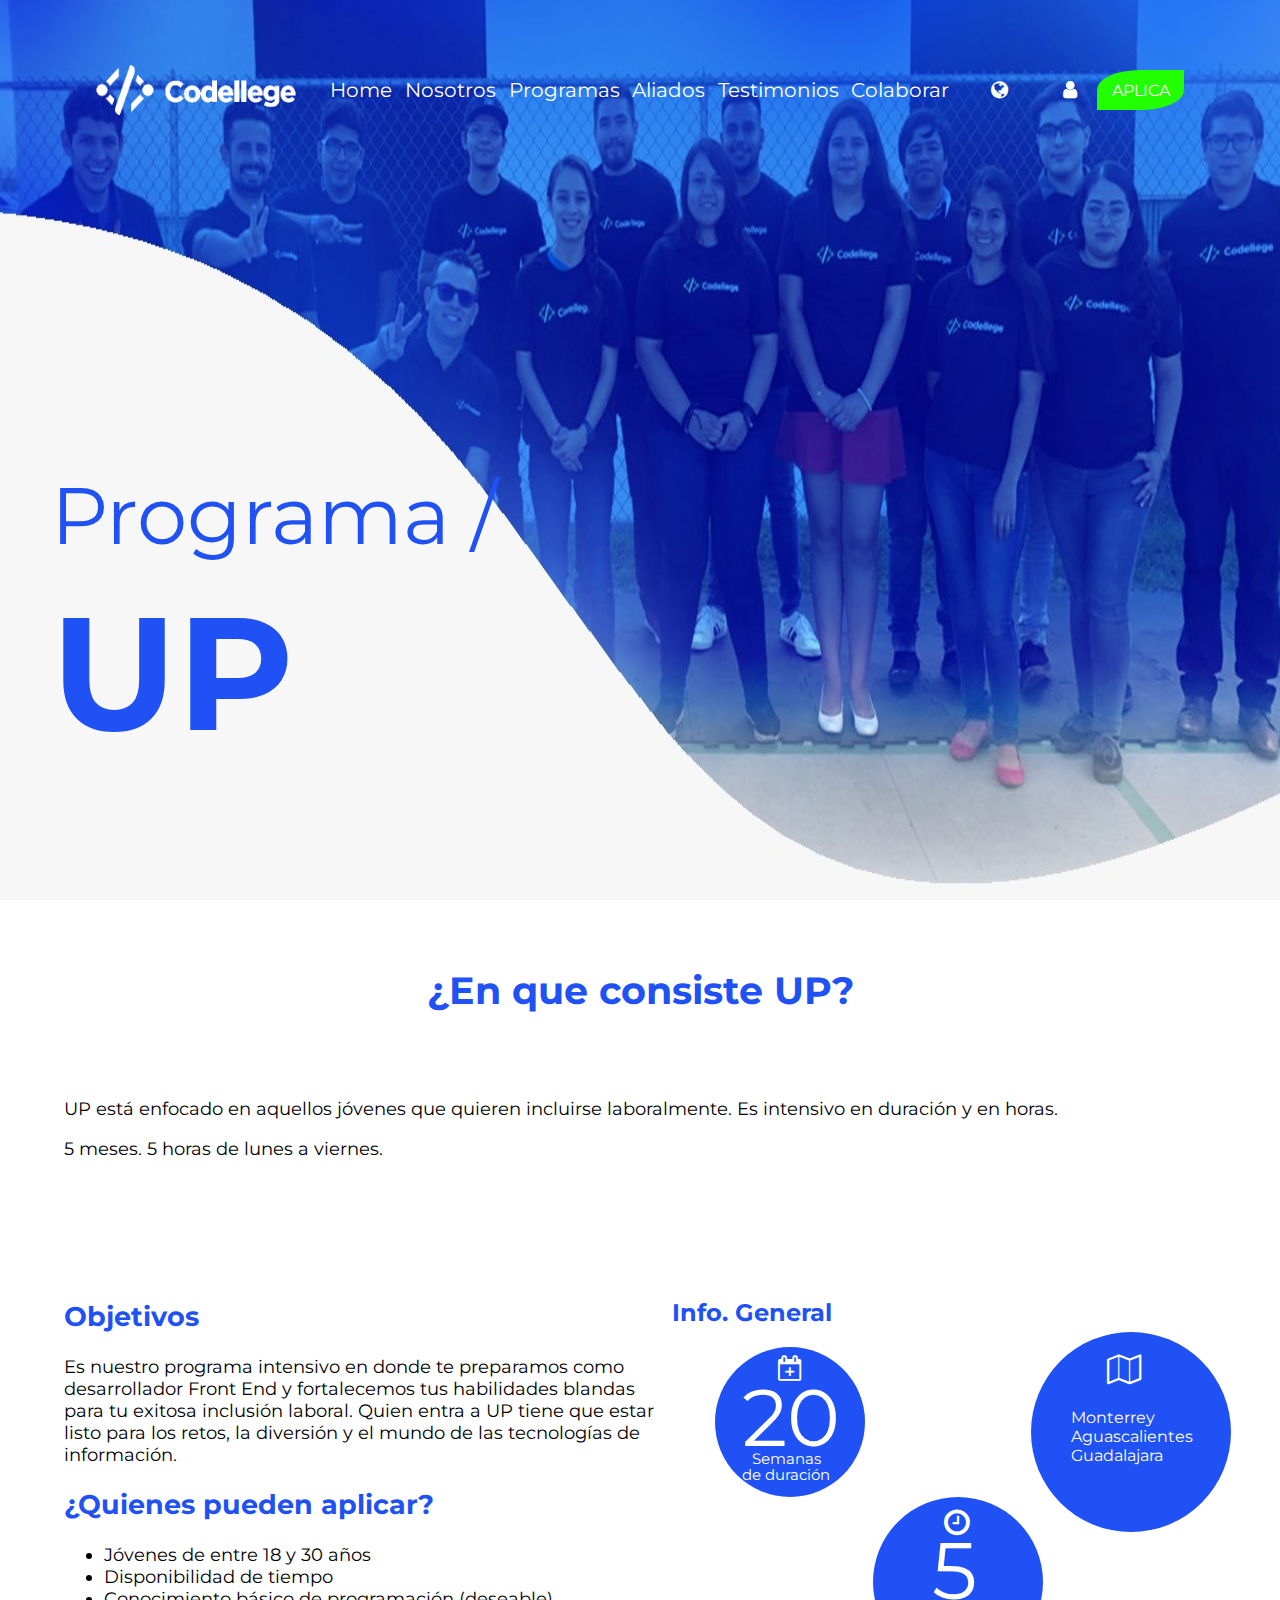
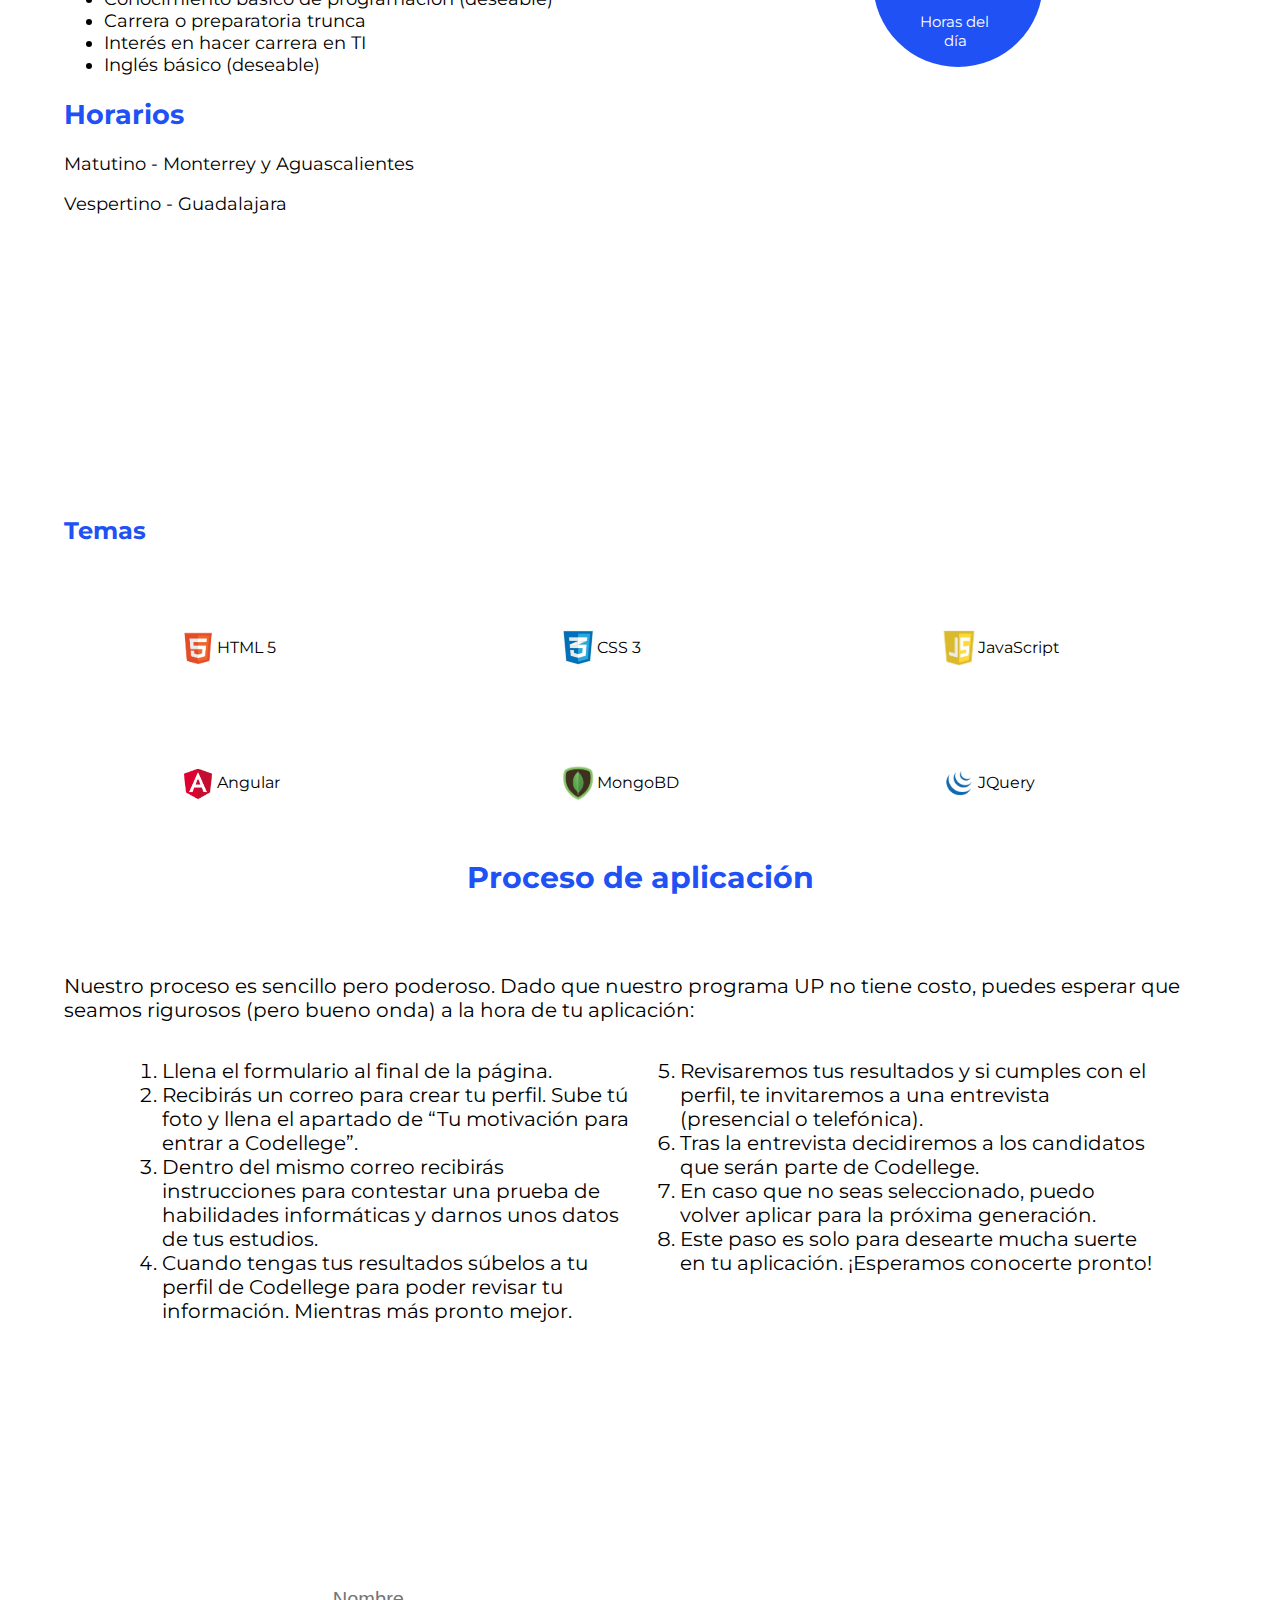
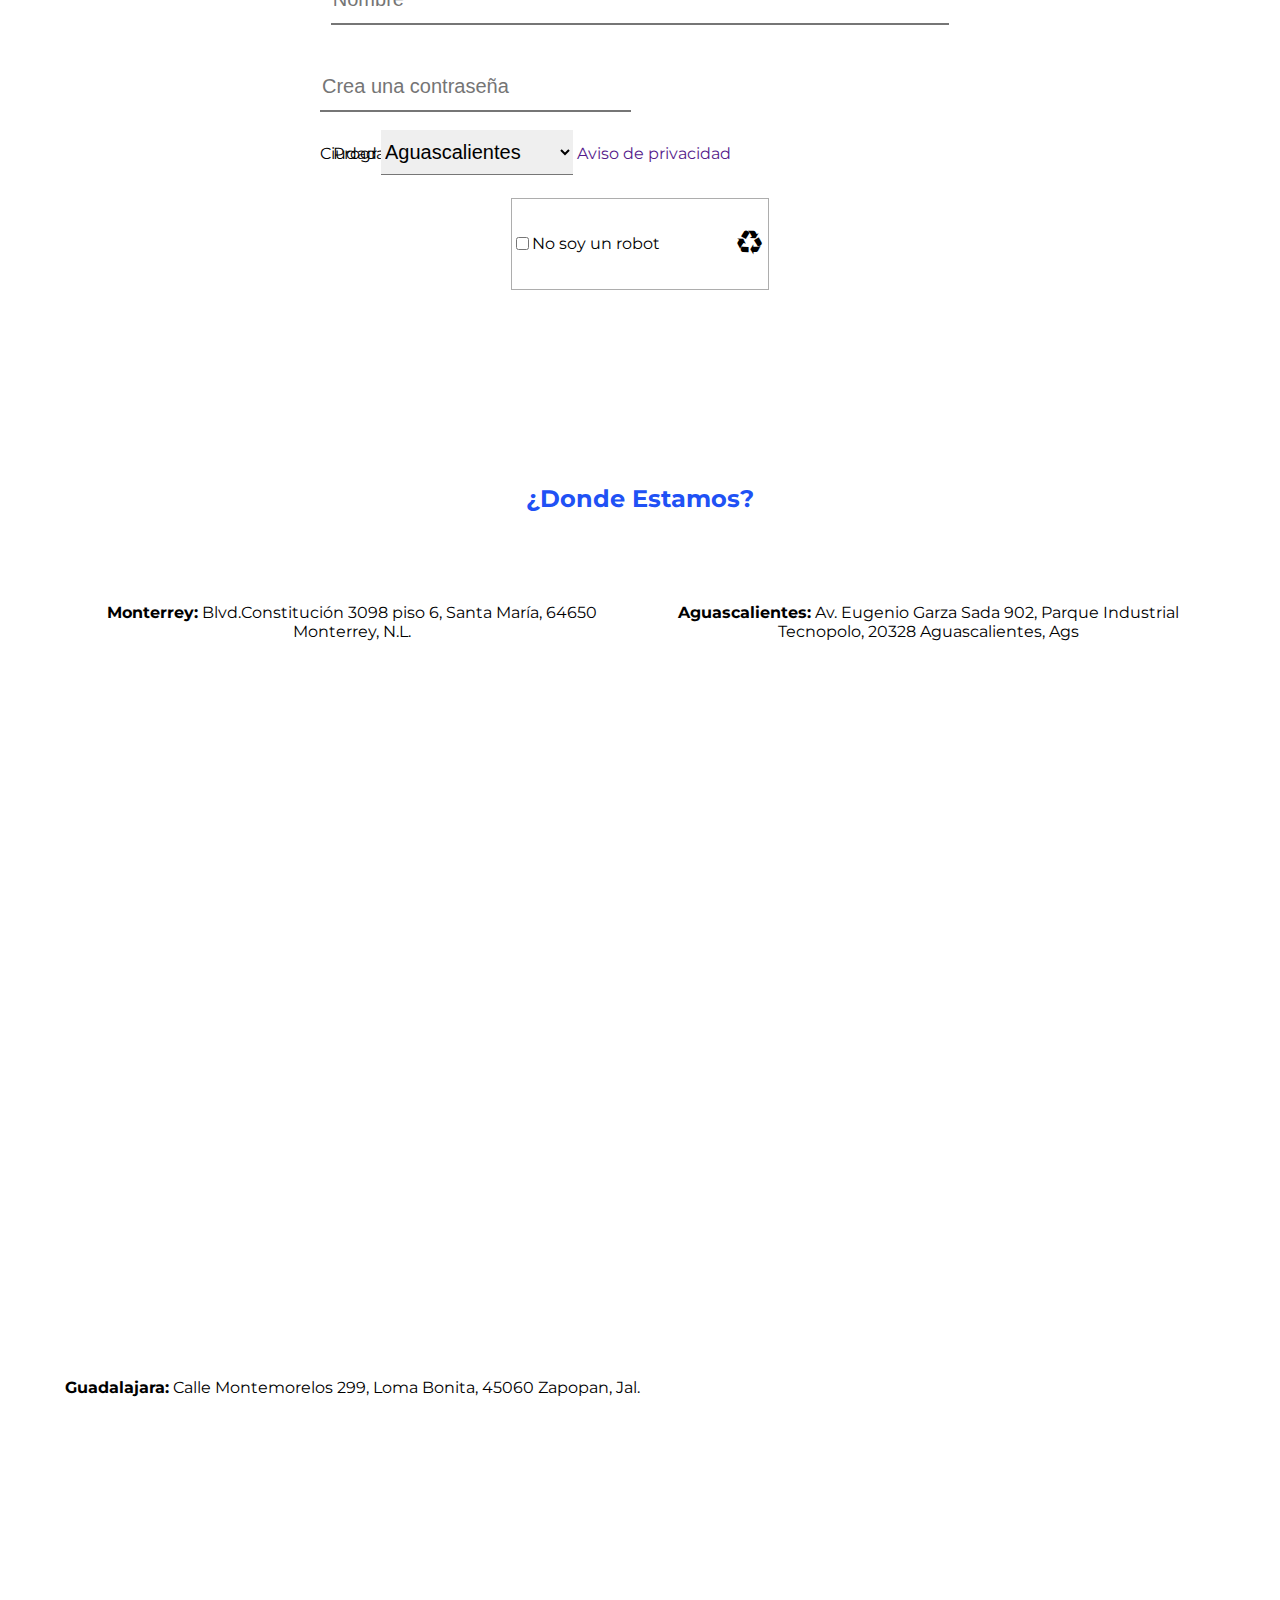
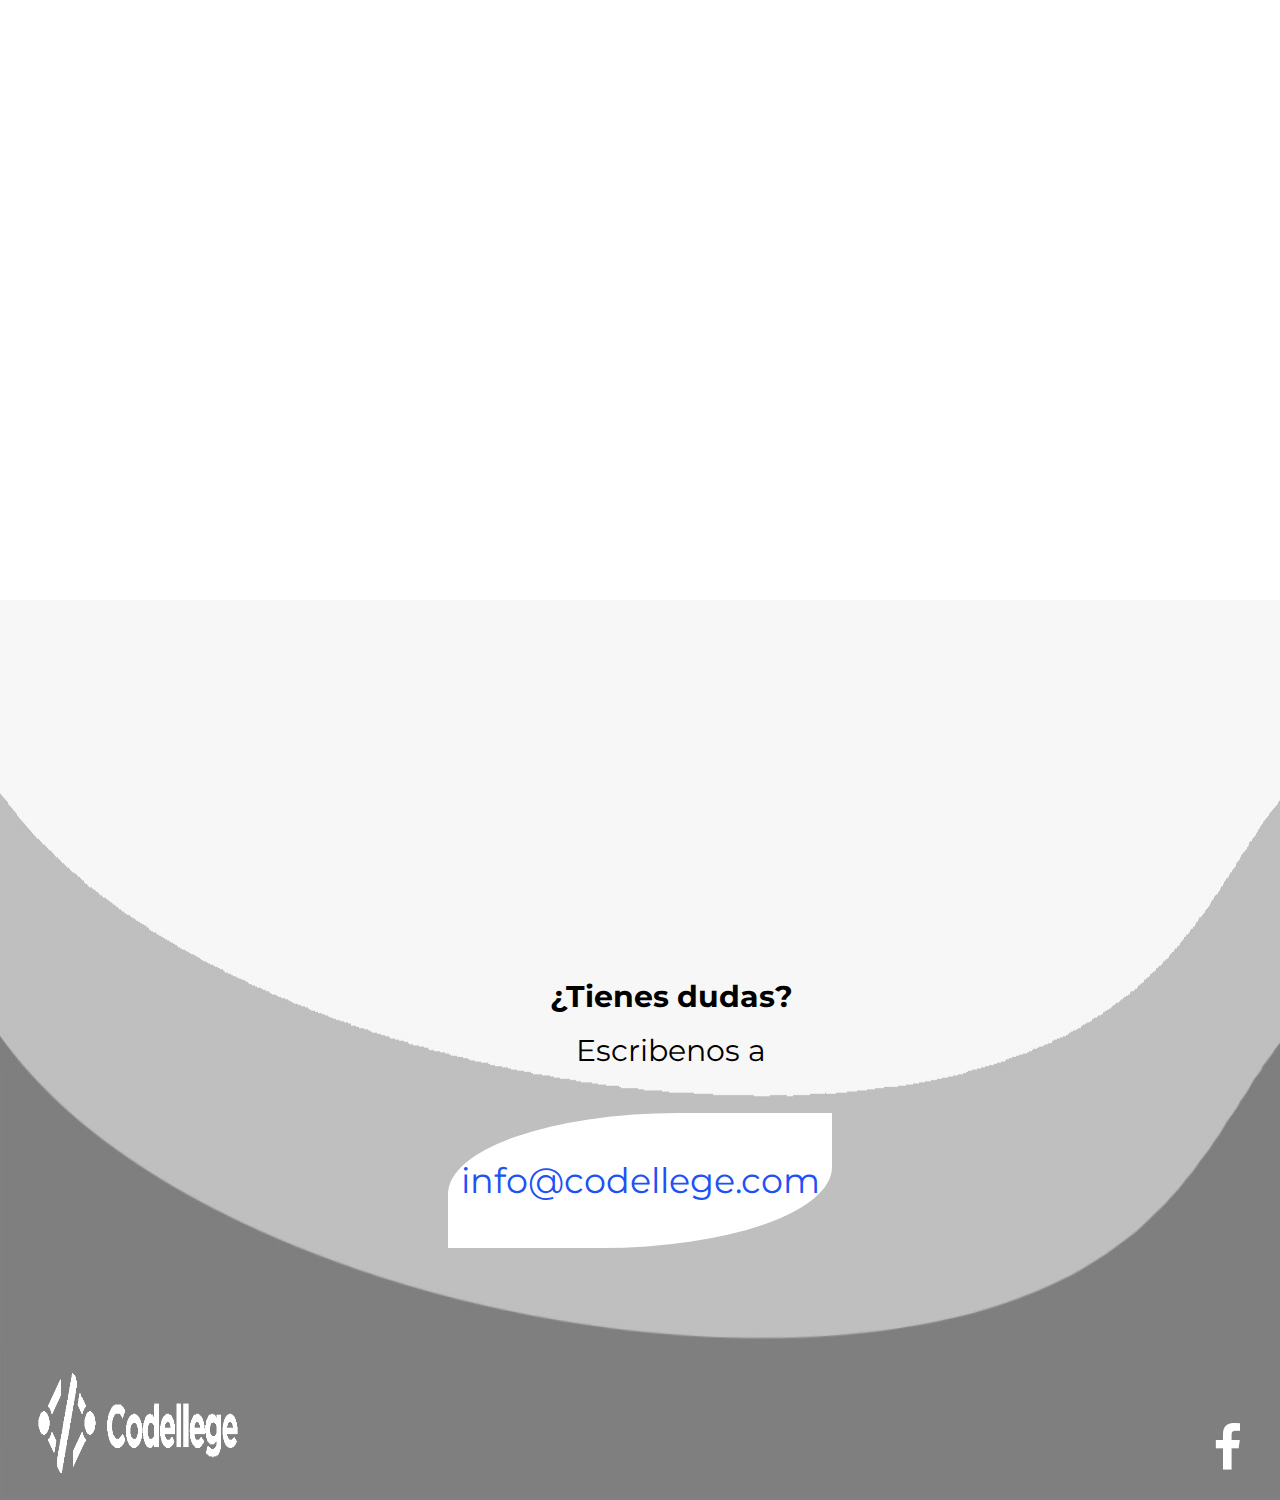
<file: indexUp.html>
<!DOCTYPE html>
<html lang="en">

<head>
    <meta charset="UTF-8">
    <meta name="viewport" content="width=device-width, initial-scale=1.0">
    <meta http-equiv="X-UA-Compatible" content="ie=edge">
    <link rel="stylesheet" href="./styleUp.css">
    <link href="https://stackpath.bootstrapcdn.com/font-awesome/4.7.0/css/font-awesome.min.css" rel="stylesheet" integrity="sha384-wvfXpqpZZVQGK6TAh5PVlGOfQNHSoD2xbE+QkPxCAFlNEevoEH3Sl0sibVcOQVnN" crossorigin="anonymous">

    <title>UP</title>
</head>

<body>
    <section id="home">
        <div class="navbar">
            <img src="./Imagenes/whiteCodellege_PNG.png" alt="">
            <ul>
                <a href="#home">
                    <li>Home</li>
                </a>
                <a href="#nosotros">
                    <li>Nosotros</li>
                </a>
                <a href="#programas">
                    <li>Programas</li>
                </a>
                <a href="#aliados">
                    <li>Aliados</li>
                </a>
                <a href="#testimonios">
                    <li>Testimonios</li>
                </a>
                <a href="#colaborar">
                    <li>Colaborar</li>
                </a>
            </ul>

            <div class="iconos">
                <ul>
                    <li>
                        <i class="fa fa-globe" aria-hidden="true"></i>
                        <ul>
                            <li>Ingles</li>
                            <li>Español</li>
                        </ul>
                    </li>
                </ul>
                <i class="fa fa-user" aria-hidden="true"></i>
            </div>
            <div class="boton">
                <p>APLICA</p>
            </div>

        </div>
        <div class="programa">
            <p>Programa /</p>
        </div>
        <div class="UP">
            <h1>UP</h1>
        </div>

    </section>
    <section id="informacion">
        <div class="tituloinf">
            <h2>¿En que consiste UP?</h2>
        </div>
        <div class="inf">
            <p>UP está enfocado en aquellos jóvenes que quieren incluirse laboralmente. Es intensivo en duración y en horas.
            </p>
            <span>5 meses. 5 horas de lunes a viernes.</span>
        </div>
        <div class="caja1">
            <div class="cajaIzq">
                <div class="objetivos">
                    <h2>Objetivos</h2>
                    <p>Es nuestro programa intensivo en donde te preparamos como desarrollador Front End y fortalecemos tus habilidades blandas para tu exitosa inclusión laboral. Quien entra a UP tiene que estar listo para los retos, la diversión y el mundo
                        de las tecnologías de información.</p>
                </div>
                <div class="aplicar">
                    <h2>¿Quienes pueden aplicar?</h2>
                    <ul>
                        <li>Jóvenes de entre 18 y 30 años</li>
                        <li>Disponibilidad de tiempo</li>
                        <li> Conocimiento básico de programación (deseable)</li>
                        <li>Carrera o preparatoria trunca</li>
                        <li>Interés en hacer carrera en TI</li>
                        <li>Inglés básico (deseable)</li>
                    </ul>
                </div>
                <div class="horarios">
                    <h2>Horarios</h2>
                    <p>Matutino - Monterrey y Aguascalientes</p>
                    <span>Vespertino - Guadalajara</span>
                </div>
            </div>
            <div class="cajaDer">
                <div class="infoGral">
                    <h2>Info. General</h2>
                    <div class="mes">
                        <i class="fa fa-calendar-plus-o" aria-hidden="true"></i>
                        <span class="num">20</span>
                        <span class="semanas">Semanas</span>
                        <span class="duracion">de duración</span>
                    </div>
                    <div class="horas">
                        <i class="fa fa-clock-o" aria-hidden="true"></i>
                        <span class="tiempo">5</span>
                        <span class="hrs">Horas del</span>
                        <span class="dia">día</span>
                    </div>
                    <div class="ciudades"><i class="fa fa-map-o" aria-hidden="true"></i>
                        <ul>
                            <li>Monterrey</li>

                            <li>Aguascalientes</li>

                            <li>Guadalajara</li>
                        </ul>
                    </div>
                </div>
            </div>
        </div>
    </section>
    <section id="temas">
        <h2>Temas</h2>
        <div class="slider">
            <ul>
                <li>
                    <div class="row1">
                        <div><img src="./Imagenes/html.png" alt=""><span>HTML 5</span></div>
                        <div><img src="./Imagenes/CSS.jpg" alt=""><span>CSS 3</span></div>
                        <div><img src="./Imagenes/JavaScript.png" alt=""><span>JavaScript</span></div>
                    </div>
                    <div class="row2">
                        <div><img src="./Imagenes/Angular.png" alt=""><span>Angular</span></div>
                        <div><img src="./Imagenes/MongoBD.jpg" alt=""><span>MongoBD</span></div>
                        <div><img src="./Imagenes/JQuery.png" alt=""><span>JQuery</span></div>
                    </div>
                </li>
                <li>
                    <div class="row1">
                        <div><img src="./Imagenes/Boostrap.jpg" alt=""><span>Boostrap</span></div>
                        <div><img src="./Imagenes/NodeJS.png" alt=""><span>NodeJS</span></div>
                        <div><img src="./Imagenes/Woman.jpeg" alt=""><span>Emprendimiento</span></div>
                    </div>
                    <div class="row2">
                        <div><img src="./Imagenes/Sql.jpg" alt=""><span>SQL</span></div>
                        <div><img src="./Imagenes/english.jpg" alt=""><span>Inglés Conversacional</span></div>
                        <div><img src="./Imagenes/vocacion.png" alt=""><span>Preparación Laboral</span></div>
                    </div>
                </li>
            </ul>
        </div>
        <div class="proceso">
            <h2>Proceso de aplicación</h2>
            <p>Nuestro proceso es sencillo pero poderoso. Dado que nuestro programa UP no tiene costo, puedes esperar que seamos rigurosos (pero bueno onda) a la hora de tu aplicación:</p>
            <div class="lista">
                <div class="lista1">
                    <ol>
                        <li>Llena el formulario al final de la página.</li>
                        <li> Recibirás un correo para crear tu perfil. Sube tú foto y llena el apartado de “Tu motivación para entrar a Codellege”. </li>
                        <li>Dentro del mismo correo recibirás instrucciones para contestar una prueba de habilidades informáticas y darnos unos datos de tus estudios. </li>
                        <li>Cuando tengas tus resultados súbelos a tu perfil de Codellege para poder revisar tu información. Mientras más pronto mejor.</li>
                    </ol>
                </div>
                <div class="lista2">
                    <ol start="5">
                        <li>Revisaremos tus resultados y si cumples con el perfil, te invitaremos a una entrevista (presencial o telefónica).</li>
                        <li>Tras la entrevista decidiremos a los candidatos que serán parte de Codellege.</li>
                        <li>En caso que no seas seleccionado, puedo volver aplicar para la próxima generación.</li>
                        <li>Este paso es solo para desearte mucha suerte en tu aplicación. ¡Esperamos conocerte pronto!</li>
                    </ol>
                </div>
            </div>
        </div>
    </section>
    <section id="datos">
        <div class="nombre"><input id="txtNombre" type="text" placeholder="Nombre"></div>
        <div class="email"><input id="txtEmail" type="text" placeholder="Email"></div>
        <div class="pass"> <input id="txtPass" type="text" placeholder="Crea una contraseña"></div>
        <div class="clase">
            <label for="">Programa</label>
            <select name="" id="selClase">
                <option value="">UP</option>
                <option value="">SMART</option>
            </select>
        </div>
        <div class="localidad">
            <label for="">Ciudad</label>
            <select name="" id="selLocal">
                    <option value="">Aguascalientes</option>
                    <option value="">Guadalajara</option>
                    <option value="">Monterrey</option>
                </select>
            <span><a href="">Aviso de privacidad</a></span>
        </div>
        <div class="robot">
            <input type="checkbox">
            <span>No soy un robot</span>
            <i class="fa fa-recycle" aria-hidden="true"></i>
        </div>
    </section>
    <section id="lugares">
        <h2>¿Donde Estamos?</h2>
        <div class="monterrey">
            <p><b>Monterrey:</b> Blvd.Constitución 3098 piso 6, Santa María, 64650 Monterrey, N.L.</p>

            <iframe src="https://www.google.com/maps/embed?pb=!1m18!1m12!1m3!1d3595.94532838226!2d-100.39375104885391!3d25.673106983596828!2m3!1f0!2f0!3f0!3m2!1i1024!2i768!4f13.1!3m3!1m2!1s0x866295f4b8427dff%3A0x33d068574599460b!2sSofttek!5e0!3m2!1ses-419!2smx!4v1566770164859!5m2!1ses-419!2smx"
                width="600" height="450" frameborder="0" style="border:0;" allowfullscreen=""></iframe>
        </div>
        <div class="aguascalientes">
            <p><b>Aguascalientes:</b> Av. Eugenio Garza Sada 902, Parque Industrial Tecnopolo, 20328 Aguascalientes, Ags</p>

            <iframe src="https://www.google.com/maps/embed?pb=!1m18!1m12!1m3!1d1968.171259653897!2d-102.33922820074258!3d21.929447914159297!2m3!1f0!2f0!3f0!3m2!1i1024!2i768!4f13.1!3m3!1m2!1s0x8429efd3cb91a13f%3A0xa3ef12cfa3d78da5!2sSofttek!5e0!3m2!1ses-419!2smx!4v1566770020652!5m2!1ses-419!2smx"
                width="600" height="450" frameborder="0" style="border:0;" allowfullscreen=""></iframe>
        </div>
        <div class="guadalajara">
            <p><b>Guadalajara:</b> Calle Montemorelos 299, Loma Bonita, 45060 Zapopan, Jal.</p>

            <iframe src="https://www.google.com/maps/embed?pb=!1m18!1m12!1m3!1d3442.6249916270003!2d-103.38291482024246!3d20.673989377298614!2m3!1f0!2f0!3f0!3m2!1i1024!2i768!4f13.1!3m3!1m2!1s0x8428af4ce6917923%3A0xe2f57d577a390c1!2sSofttek!5e0!3m2!1ses-419!2smx!4v1566769434985!5m2!1ses-419!2smx"
                width="600" height="450" frameborder="0" style="border:0;" allowfullscreen=""></iframe>
        </div>

    </section>
    <footer>
        <i class="fa fa-facebook" aria-hidden="true"></i>
        <img src="./Imagenes/whiteCodellege_PNG.png" alt="">

        <div class="footerCont">
            <b>¿Tienes dudas?</b>
            <span>Escribenos a</span>
            <div class="footerBtn">
                info@codellege.com
            </div>
        </div>
    </footer>
</body>

</html>
</file>
<file: style.css>
@import url('https://fonts.googleapis.com/css?family=Montserrat:100,100i,200,200i,300,300i,400,400i,500,500i,600,600i,700,700i,800,800i,900,900i&display=swap');

/* Global Rules */

* {
    font-family: 'Montserrat', sans-serif;
    scroll-behavior: smooth;
}

html,
body,
ul {
    margin: 0;
    padding: 0;
    list-style: none;
    overflow-x: hidden;
}

h2 {
    margin: 0;
    /* text-align: center; */
    font-weight: normal;
    font-size: 50px;
    color: #0264FB;
}

p {
    margin: 0;
    padding: 50px 0;
    font-size: 20px;
    font-weight: 500;
    text-align: center;
}

section {
    width: 100%;
    height: 100vh;
}

.cod-btn {
    border-radius: 35px 0 35px 0;
    background: #2DE114;
    padding: 10px 30px;
}

.cod-team-alt {
    display: block;
    background: url(Imagenes/Woman.jpeg);
    background-repeat: no-repeat;
    background-size: contain;
    background-position: center;
    height: 60px;
    width: 60px;
    border-radius: 50%;
}

.cod-team {
    display: block;
    background: url(Imagenes/Man.jpeg);
    background-repeat: no-repeat;
    background-size: contain;
    background-position: center;
    height: 60px;
    width: 60px;
    border-radius: 50%;
}


/* Grid System*/

.cod-container {
    width: 1000px;
    text-align: center;
    display: flex;
    flex-direction: column;
    align-items: center;
}

.cod-row {
    width: 100vw;
    display: flex;
    flex-wrap: wrap;
}

.cod-col-12 {
    width: 100vw;
    display: flex;
    justify-content: center;
}

.cod-col-6 {
    width: 50%;
    display: flex;
    justify-content: center;
}


/* Navbar Rules */

nav {
    z-index: 1020;
    position: fixed;
    box-sizing: border-box;
    display: flex;
    align-items: center;
    justify-content: space-between;
    top: 0;
    height: 40px;
    width: 100%;
    padding: 50px 120px;
    color: white;
    background: #1568ED;
}

.nav-brand {
    height: 40px;
    width: 169px;
    background-image: url(/Imagenes/codellege-logo-green.svg);
    background-repeat: no-repeat;
    background-size: contain;
    background-position: center;
}

nav ul {
    display: flex;
}

nav ul li {
    margin: 0 20px;
    display: flex;
    align-items: center;
}

nav ul li a {
    text-decoration: none;
    color: white;
}


/* Header Rules */

.cod-bg-blue {
    background: url(/Imagenes/haeder_home_desktop.png);
    background-repeat: no-repeat;
    background-size: contain;
    width: 100%;
    height: 100vh;
    display: flex;
    align-items: flex-end;
    justify-content: flex-start;
}

.cod-bg-blue h1 {
    margin-left: 5%;
    font-size: 80px;
    font-weight: normal;
}

.cod-bg-blue h1 span {
    display: block;
    height: 120px;
}

.cod-bg-blue h1 span::before {
    content: '';
    font-size: 100px;
    font-weight: 500;
    animation: textAnimation 7s infinite linear 0s;
}


/* Main Section */

.codellege-main {
    width: 100vw;
    display: flex;
    justify-content: center;
}

.cod-brand-logo {
    height: 200px;
    background: url(Imagenes/ColorBrand.svg);
    background-repeat: no-repeat;
    background-position: center;
    background-size: contain;
}

.cod-porpouse {
    position: relative;
    height: 500px;
    display: flex;
    flex-direction: column;
    overflow-y: hidden;
}

.cod-porpouse::before {
    z-index: 2;
    height: 500px;
    content: '';
    background: url(Imagenes/Proposito.svg);
    background-repeat: no-repeat;
    background-size: 50%;
    background-position: right 0;
}

.cod-pronunciation {
    position: relative;
    height: 500px;
    display: flex;
    flex-direction: column;
    overflow-y: hidden;
}

.cod-pronunciation::before {
    z-index: 2;
    position: relative;
    height: 500px;
    content: '';
    background: url(Imagenes/Pronunciation.svg);
    background-repeat: no-repeat;
    background-size: 63%;
    background-position: center 0;
}

.cod-porpouse .cod-node-header {
    z-index: 2;
    position: absolute;
    bottom: 317px;
    right: 81px;
    width: 199px;
    height: 62px;
    padding: 0 40px;
    border-radius: 60px 40px 40px 0;
    box-shadow: 0 0 20px 1px #00000013;
    display: flex;
    justify-content: left;
    align-items: center;
}

.cod-porpouse .cod-node-text {
    position: absolute;
    z-index: 1;
    bottom: 98px;
    right: 81px;
    width: 199px;
    height: 200px;
    padding: 0 40px;
    padding-top: 80px;
    border-radius: 60px 40px 40px 0;
    background: #0264FB;
    color: white;
    box-shadow: 0 0 20px 1px #00000013;
    display: flex;
    justify-content: center;
    align-items: center;
}

.cod-pronunciation .cod-node-header {
    z-index: 2;
    position: absolute;
    bottom: 313px;
    left: 217px;
    width: 220px;
    height: 66px;
    padding: 0 40px;
    border-radius: 40px 60px 0 40px;
    box-shadow: 0 0 20px 1px #00000013;
    display: flex;
    justify-content: flex-end;
    align-items: center;
}

.cod-pronunciation .cod-node-text {
    position: absolute;
    z-index: 1;
    bottom: 98px;
    right: 203px;
    width: 220px;
    height: 200px;
    padding: 0 40px;
    padding-top: 80px;
    border-radius: 40px 60px 0 40px;
    background: #0264FB;
    color: white;
    box-shadow: 0 0 20px 1px #00000013;
    display: flex;
    justify-content: center;
    align-items: center;
}

.cod-node-text h3 {
    font-size: 22px;
    font-weight: 600
}

.cod-node-text p {
    font-size: 18px;
    font-weight: 400;
}

.cod-node-text p span {
    font-size: 25px;
    line-height: 60px;
    font-weight: 600;
}


/* Teams Grid */

.cod-slider-wrapper {
    position: relative;
    margin-top: 50px;
    width: 100%;
    overflow: hidden;
    height: 400px;
}

.cod-slide {
    position: absolute;
    display: grid;
    width: 300%;
    height: 400px;
    grid-template-columns: repeat(12, 1fr);
    grid-template-rows: repeat(3, 1fr);
    grid-auto-flow: column;
    animation: TeamSlider 15s infinite;
}

.cod-user {
    display: flex;
}

.cod-user ul {
    padding-left: 20px;
    text-align: left;
}

.cod-user ul li:nth-child(1) {
    font-weight: 600;
}
/* Programs Rules */
.codellege-program {
    display: flex;
    justify-content: center;
    padding: 150px 0;
}

.cod-program-icon {
    background-image: url(Imagenes/SaturnBook.jpeg);
    background-repeat: no-repeat;
    background-size: 110%;
    background-position: center;
    transform: translateY(50%);
    border-radius: 50%;
    display: block;
    height: 160px;
    width: 160px;
}

.codellege-program .cod-col-6:nth-child(1) {
    justify-content: flex-end;
}

.codellege-program .cod-col-6:nth-child(2) {
    justify-content: flex-start;
}

.codellege-program .cod-col-6:nth-child(2) .cod-program-icon {
    background-image: url(Imagenes/PersonCodellege.jpeg);
}

.cod-card {
    width: 400px;
    margin: 20px;
    display: flex;
    flex-direction: column;
    align-items: center;
}

.card-info {
    padding: 50px;
    background: #7f8081;
    color: white;
    height: 290px;
}

.card-info p {
    margin: 0;
    padding: 10px;
}

.card-info h4 {
    margin: 0;
    padding: 0;
    margin-top: 40px;
    margin-bottom: 20px;
    font-size: 40px;
    font-weight: normal;
}

.cod-card a {
    height: 56px;
    width: 100%;
    line-height: 56px;
    background: #ffffff;
    box-shadow: 0 0 20px 0 #0000002c;
}

#equipo {
    width: 100%;
    box-sizing: border-box;
    padding: 20% 10%;
}

#equipo h2 {
    text-align: center;
}

#aliados {
    width: 100vw;
    height: 1080px;
    background: url(./Imagenes/aliadosimg.jpeg);
    background-size: 100% 100%;
    position: relative;
    /* display: flex; */
}

#aliados .txtAliados {
    width: 100%;
    height: 10vh;
    color: white;
    position: absolute;
    top: 10%;
    display: flex;
    justify-content: center;
}

#aliados .imgAliados {
    width: 100%;
    height: 1014.31px;
    position: relative;
}

.cajaSofttek {
    width: 300px;
    height: 300px;
    border-radius: 50%;
    border: 20px solid white;
    position: relative;
    display: flex;
    justify-content: center;
    align-items: center;
    position: absolute;
    top: 20%;
    left: 9%;
}

.cajaSofttek .borderSofftek {
    width: 100%;
    height: 100%;
    border-radius: 50%;
    background: linear-gradient(to left, blue, green, transparent);
    position: absolute;
    display: flex;
    justify-content: center;
    align-items: center;
}

.cajaSofttek .borderSofftek .FondoImgSofftek {
    width: 90%;
    height: 90%;
    border-radius: 50%;
    background: white;
    display: flex;
    justify-content: center;
    align-items: center;
    position: relative;
    /* background-repeat: no-repeat; */
}

.cajaSofttek .borderSofftek .FondoImgSofftek .imgSofftek {
    width: 90%;
    height: 90%;
    border-radius: 50%;
    background: url(./Imagenes/aliadosSofttek.jpeg);
    background-size: contain;
    background-repeat: no-repeat;
    position: absolute;
    top: 20%;
}

.cajaUaa {
    width: 200px;
    height: 200px;
    border-radius: 50%;
    border: 10px solid white;
    position: relative;
    display: flex;
    justify-content: center;
    align-items: center;
    position: absolute;
    top: 54%;
    left: 32%;
}

.cajaUaa .borderUaa {
    width: 100%;
    height: 100%;
    border-radius: 50%;
    background: linear-gradient(to left, blue, green, transparent);
    position: absolute;
    display: flex;
    justify-content: center;
    align-items: center;
}

.cajaUaa .borderUaa .FondoImgUaa {
    width: 90%;
    height: 90%;
    border-radius: 50%;
    background: white;
    display: flex;
    justify-content: center;
    align-items: center;
    position: relative;
    /* background-repeat: no-repeat; */
}

.cajaUaa .borderUaa .FondoImgUaa .imgUaa {
    width: 90%;
    height: 90%;
    border-radius: 50%;
    background: url(./Imagenes/aliadosUAA.jpeg);
    background-size: contain;
    background-repeat: no-repeat;
    position: absolute;
    top: 22%;
}

.cajaHp {
    width: 150px;
    height: 150px;
    border-radius: 50%;
    border: 10px solid white;
    position: relative;
    display: flex;
    justify-content: center;
    align-items: center;
    position: absolute;
    top: 46%;
    left: 53%;
}

.cajaHp .borderHp {
    width: 100%;
    height: 100%;
    border-radius: 50%;
    background: linear-gradient(to left, blue, green, transparent);
    position: absolute;
    display: flex;
    justify-content: center;
    align-items: center;
}

.cajaHp .borderHp .FondoImgHp {
    width: 90%;
    height: 90%;
    border-radius: 50%;
    background: white;
    display: flex;
    justify-content: center;
    align-items: center;
    position: relative;
    /* background-repeat: no-repeat; */
}

.cajaHp .borderHp .FondoImgHp {
    width: 90%;
    height: 90%;
    border-radius: 50%;
    background: white;
    display: flex;
    justify-content: center;
    align-items: center;
    position: relative;
    /* background-repeat: no-repeat; */
}

.cajaHp .borderHp .FondoImgHp .imgHp {
    width: 90%;
    height: 90%;
    border-radius: 50%;
    background: url(./Imagenes/aliadosHP.jpeg);
    background-size: contain;
    background-repeat: no-repeat;
    position: absolute;
    top: 5%;
}

.cajaPolitec {
    width: 200px;
    height: 200px;
    border-radius: 50%;
    border: 10px solid white;
    position: relative;
    display: flex;
    justify-content: center;
    align-items: center;
    position: absolute;
    top: 54%;
    left: 68%;
}

.cajaPolitec .borderPolitec {
    width: 100%;
    height: 100%;
    border-radius: 50%;
    background: linear-gradient(to left, blue, green, transparent);
    position: absolute;
    display: flex;
    justify-content: center;
    align-items: center;
}

.cajaPolitec .borderPolitec .FondoImgPolitec {
    width: 90%;
    height: 90%;
    border-radius: 50%;
    background: white;
    display: flex;
    justify-content: center;
    align-items: center;
    position: relative;
    /* background-repeat: no-repeat; */
}

.cajaPolitec .borderPolitec .FondoImgPolitec {
    width: 90%;
    height: 90%;
    border-radius: 50%;
    background: white;
    display: flex;
    justify-content: center;
    align-items: center;
    position: relative;
    /* background-repeat: no-repeat; */
}

.cajaPolitec .borderPolitec .FondoImgPolitec .imgPolitec {
    width: 90%;
    height: 90%;
    /* border-radius: 50%; */
    background: url(./Imagenes/preparatoria_PNG.png);
    background-size: contain;
    background-repeat: no-repeat;
    position: absolute;
    top: 40%;
}

#colaborar {
    width: 100%;
    height: 100vh;
    position: relative;
}

#colaborar .txtColaborar {
    width: 100%;
    height: 10vh;
    color: black;
    position: absolute;
    top: 5%;
    color: rgb(32, 81, 245);
    font-size: 25px;
    display: flex;
    justify-content: center;
}

#colaborar .contenido {
    width: 100%;
    height: 100%;
    position: relative;
    display: flex;
    justify-content: center;
    align-items: center;
}

.contenido .inclucion {
    width: 220px;
    height: 275px;
    background: rgb(32, 81, 245);
    margin-left: 2%;
    box-sizing: border-box;
    color: white;
    position: relative;
    display: flex;
    justify-content: center;
    border-radius: 2%;
}

.contenido .inclucion h2 {
    text-align: center;
    font-size: 25px;
    position: absolute;
    box-sizing: border-box;
    top: 20%;
    color: white;
    border-bottom: 1px solid white;
    padding-bottom: 10%;
}

.contenido .inclucion p {
    text-align: center;
    font-size: 22px;
    position: absolute;
    top: 25%;
}

.inclucion .imgInclusion {
    width: 100px;
    height: 100px;
    border-radius: 50%;
    background: url(./Imagenes/colaborar_inclusion.svg);
    background-size: contain;
    position: absolute;
    top: -20%;
}

.contenido .donacion {
    width: 220px;
    height: 275px;
    background: rgb(32, 81, 245);
    margin-left: 2%;
    box-sizing: border-box;
    position: relative;
    color: white;
    display: flex;
    justify-content: center;
    border-radius: 2%;
}

.donacion .imgDonacion {
    width: 100px;
    height: 100px;
    border-radius: 50%;
    position: absolute;
    top: -20%;
    background: url(./Imagenes/colaborar_donacion.svg);
    background-size: contain;
}

.contenido .donacion h2 {
    text-align: center;
    font-size: 25px;
    position: absolute;
    top: 20%;
    color: white;
    border-bottom: 1px solid white;
    padding-bottom: 10%;
}

.contenido .donacion p {
    text-align: center;
    font-size: 22px;
    position: absolute;
    top: 25%;
}

.contenido .replica {
    width: 220px;
    height: 275px;
    background: rgb(32, 81, 245);
    margin-left: 2%;
    box-sizing: border-box;
    position: relative;
    color: white;
    display: flex;
    justify-content: center;
    border-radius: 2%;
}

.replica .imgReplica {
    width: 100px;
    height: 100px;
    border-radius: 50%;
    position: absolute;
    top: -20%;
    background: url(./Imagenes/colaborar_replicar.svg);
    background-size: 100% 100%;
}

.contenido .replica h2 {
    text-align: center;
    font-size: 25px;
    position: absolute;
    top: 20%;
    color: white;
    border-bottom: 1px solid white;
    padding-bottom: 10%;
}

.contenido .replica p {
    text-align: center;
    font-size: 22px;
    position: absolute;
    top: 25%;
}

.contenido .mentoreo {
    width: 220px;
    height: 275px;
    background: rgb(32, 81, 245);
    margin-left: 2%;
    box-sizing: border-box;
    position: relative;
    color: white;
    display: flex;
    justify-content: center;
    border-radius: 2%;
}

.contenido .mentoreo h2 {
    text-align: center;
    font-size: 25px;
    position: absolute;
    top: 20%;
    color: white;
    border-bottom: 1px solid white;
    padding-bottom: 10%;
}

.contenido .mentoreo p {
    text-align: center;
    font-size: 22px;
    position: absolute;
    top: 25%;
}

.mentoreo .imgMentoreo {
    width: 100px;
    height: 100px;
    border-radius: 50%;
    position: absolute;
    top: -20%;
    background: url(./Imagenes/colaborar_mentoreo.svg);
    background-size: 100% 100%;
}
/* TestimoniosSlider */
.codellege-test{
    width: 100%;
    box-sizing: border-box;
    padding: 10% 10%;
}
.codellege-test h2{
    text-align: center;
    width: 100%;
}
.cod-slider-wrapper-test {
    box-sizing: border-box;
    position: relative;
    margin-top: 50px;
    width: 100%;
    overflow: hidden;
    height: 400px;
}

.cod-slide-test {
    position: absolute;
    display: grid;
    width: 400%;
    height: 400px;
    grid-template-columns: repeat(4, 1fr);
    grid-template-rows: 100%;
    animation: TestSlider 15s infinite;
}
.cod-testimoni{
        display: block;
        background: url(Imagenes/circle-person-thinking.svg);
        background-repeat: no-repeat;
        background-size: contain;
        background-position: center;
        height: 200px;
        width: 200px;
        border-radius: 50%;
}
.cod-test {
    height: 100%;
    width: 100%;
    display: flex;
    flex-direction: column;
    justify-content: center;
    align-items: center;
}

.cod-test ul {
    padding-top: 5%;
    padding-left: 20px;
    font-size: 150%;
    text-align: center;
    overflow: hidden;
}

.cod-test ul li:nth-child(1) {
    font-weight: 600;
}
/* Footer */
footer {
    width: 100%;
    height: 100vh;
    background: url(./Imagenes/imgFooter.jpeg);
    background-size: 100% 100%;
    position: relative;
}

footer .fa {
    bottom: 3%;
    right: 3%;
    color: white;
    font-size: 50px;
    position: absolute;
}

footer img {
    bottom: 3%;
    left: 3%;
    position: absolute;
    width: 200px;
    height: 100px;
}

footer .footerCont {
    width: 100%;
    height: 100vh;
    position: relative;
}

.footerCont b {
    position: absolute;
    top: 42%;
    left: 43%;
    font-size: 30px;
    text-align: center;
}

.footerCont span {
    position: absolute;
    top: 48%;
    left: 45%;
    font-size: 30px;
    text-align: center;
}

.footerCont .footerBtn {
    position: absolute;
    display: flex;
    justify-content: center;
    align-items: center;
    width: 30%;
    height: 10vh;
    top: 57%;
    left: 35%;
    font-size: 35px;
    border-radius: 90px 0 90px 0;
    color: rgb(32, 81, 245);
    background: white;
    text-align: center;
}

/* Animations */

@keyframes textAnimation {
    0% {
        content: ' ';
    }
    2.7% {
        content: 'C';
    }
    5.4% {
        content: 'Co';
    }
    8.1% {
        content: 'Cod';
    }
    10.8% {
        content: 'Code';
    }
    13.5% {
        content: 'Cod';
    }
    16.2% {
        content: 'Co ';
    }
    18.9% {
        content: 'C';
    }
    21.6% {
        content: ' ';
    }
    24.3% {
        content: 'L';
    }
    27% {
        content: 'Le';
    }
    29.7% {
        content: 'Lea';
    }
    32.4% {
        content: 'Lear';
    }
    35.1% {
        content: 'Learn';
    }
    37.8% {
        content: 'Lear';
    }
    40.5% {
        content: 'Lea';
    }
    43.2% {
        content: 'Le';
    }
    45.9% {
        content: 'L';
    }
    48.6% {
        content: '';
    }
    51.3% {
        content: 'T';
    }
    54% {
        content: 'Tr';
    }
    56.7% {
        content: 'Tra';
    }
    59.4% {
        content: 'Tran';
    }
    62.1% {
        content: 'Trans';
    }
    64.8% {
        content: 'Transc';
    }
    67.5% {
        content: 'Transce';
    }
    70.2% {
        content: 'Transcen';
    }
    72.9% {
        content: 'Transcend';
    }
    75.6% {
        content: 'Transcen';
    }
    78.3% {
        content: 'Transce';
    }
    81% {
        content: 'Transc';
    }
    83.7% {
        content: 'Trans';
    }
    86.4% {
        content: 'Tran';
    }
    89.1% {
        content: 'Tra';
    }
    92% {
        content: 'Tr';
    }
    94.5% {
        content: 'T';
    }
    98% {
        content: '';
    }
    100% {
        content: '';
    }
}

@keyframes TeamSlider {
    0% {
        left: 0;
    }
    30% {
        left: 0;
    }
    35% {
        left: -100%;
    }
    65% {
        left: -100%;
    }
    70% {
        left: -200%;
    }
    95% {
        left: -200%;
    }
    100% {
        left: 0;
    }
}
@keyframes TestSlider {
    0% {
        left: 0;
    }
    20% {
        left: 0;
    }
    25% {
        left: -100%;
    }
    45% {
        left: -100%;
    }
    50% {
        left: -200%;
    }
    70% {
        left: -200%;
    }
    75% {
        left: -300%;
    }
    95% {
        left: -300%;
    }
    100% {
        left: 0;
    }
}
</file>
<file: styleStart.css>
@import url('https://fonts.googleapis.com/css?family=Montserrat&display=swap');
html {
    scroll-behavior: smooth;
}

body {
    margin: 0;
    padding: 0;
    font-family: 'Montserrat', sans-serif;
}

section {
    width: 100%;
    height: 100vh;
}

#home {
    background-image: url(./Imagenes/header_programastart_desktop.png);
    background-size: 100% 100%;
    display: flex;
    justify-content: center;
}

.navbar {
    display: flex;
    width: 85%;
    height: 10vh;
    align-items: center;
    position: absolute;
    top: 5%;
}

.navbar ul {
    display: flex;
    width: 100%;
    padding: 2%;
}

.navbar ul>a {
    text-decoration: none;
    margin-left: 2%;
}

.navbar ul il {
    list-style: none;
    position: relative;
    color: white;
    font-size: 20px;
}

.navbar img {
    width: 200px;
    height: 50px;
    filter: none;
}

.navbar .iconos {
    width: 20%;
    height: 10vh;
    display: flex;
    align-items: center;
    justify-content: space-around;
    color: white;
    font-size: 20px;
    z-index: 2;
}

.navbar .boton {
    width: 150px;
    height: 40px;
    display: flex;
    align-items: center;
    justify-content: center;
    background: #0264FB;
    border-top-left-radius: 50%;
    border-bottom-right-radius: 50%;
    color: white;
}

.iconos ul {
    margin: 0;
    padding: 0;
    width: 25%;
    cursor: pointer;
}

.iconos ul li {
    list-style: none;
}

.iconos ul li:hover ul {
    display: block;
}

.iconos ul li ul {
    position: absolute;
    width: 100px;
    display: none;
}

.iconos ul li ul li {
    background: white;
    color: black;
    font-size: 20px;
    display: block;
}

.iconos ul li ul li:hover {
    background: grey;
}

#home .programa {
    width: auto;
    font-size: 5em;
    position: absolute;
    top: 43%;
    left: 4%;
    color: #2DE114;
}

#home .UP {
    position: absolute;
    bottom: -80%;
    font-size: 5em;
    top: 52%;
    left: 4%;
    color: #2DE114;
    height: auto;
}

#informacion {
    width: 100%;
    height: 130vh;
    position: relative;
}

#informacion .tituloinf {
    color: #2DE114;
    display: flex;
    justify-content: center;
    align-items: center;
    width: 100%;
    height: 20vh;
    font-size: 25px;
}

#informacion .inf {
    width: 100%;
    height: 20vh;
    font-size: 18px;
    padding-left: 5%;
    box-sizing: border-box;
}

.caja1 {
    width: 100%;
    height: 100vh;
    display: flex;
    box-sizing: border-box;
    padding-left: 5%;
}

.caja1 .cajaIzq {
    width: 50%;
    height: 100vh;
    font-size: 18px;
}

.caja1 .cajaIzq h2 {
    color: #2DE114;
    /* font-size: 18px; */
}

.caja1 .cajaDer {
    width: 50%;
    height: 100vh;
    position: relative;
    color: #2DE114;
}

.cajaDer .mes {
    width: 150px;
    height: 150px;
    border-radius: 50%;
    position: absolute;
    position: relative;
    top: 13%;
    left: 7%;
    color: white;
    background: #2DE114;
}

.cajaDer .mes .fa {
    position: absolute;
    top: 6%;
    left: 42%;
    font-size: 25px;
}

.cajaDer .mes .num {
    position: absolute;
    top: 15%;
    left: 18%;
    font-size: 80px;
}

.cajaDer .mes .semanas {
    position: absolute;
    top: 68%;
    left: 25%;
    font-size: 15px;
}

.cajaDer .mes .duracion {
    position: absolute;
    top: 79%;
    left: 18%;
    font-size: 15px;
}

.cajaDer .horas {
    width: 170px;
    height: 170px;
    border-radius: 50%;
    position: absolute;
    position: relative;
    top: 40%;
    left: 33%;
    color: white;
    background: #2DE114;
}

.cajaDer .horas .fa {
    position: absolute;
    top: 6%;
    left: 42%;
    font-size: 30px;
}

.cajaDer .horas .tiempo {
    position: absolute;
    top: 15%;
    left: 35%;
    font-size: 80px;
}

.cajaDer .horas .hrs {
    position: absolute;
    top: 68%;
    left: 28%;
    font-size: 15px;
}

.cajaDer .horas .dia {
    position: absolute;
    top: 79%;
    left: 42%;
    font-size: 15px;
}

.cajaDer .ciudades {
    width: 200px;
    height: 200px;
    border-radius: 50%;
    position: absolute;
    color: white;
    top: 6%;
    left: 59%;
    background: #2DE114;
}

.cajaDer .ciudades .fa {
    position: absolute;
    top: 11%;
    left: 38%;
    font-size: 30px;
}

.cajaDer .ciudades ul {
    position: absolute;
    top: 30%;
    left: 0%;
}

.cajaDer .ciudades ul li {
    list-style: none;
}

#temas {
    width: 100%;
    height: 80vh;
    box-sizing: border-box;
    padding: 5%;
    padding-top: 2%;
}

#temas h2 {
    color: #2DE114;
}

#temas .slider {
    width: 100%;
    height: 30vh;
    padding-left: 10%;
    padding-right: 10%;
    box-sizing: border-box;
    overflow: hidden;
}
.slider .row1 .img-temas img{

    padding-left: 15%;
}
.slider .row1 {
    align-items: center;
    display: flex;
    flex-direction: row;
}

.slider .row1>div {
    width: 33%;
    height: 15vh;
    display: flex;
    align-items: center;
}

.slider img {
    width: 38px;
    height: 38px;
}

.slider li {
    width: 100%;
    list-style: none;
}

.slider ul {
    display: flex;
    padding: 0;
    width: 250%;
}

.proceso {
    width: 100%;
    height: 70vh;
}

.proceso h2 {
    width: 100%;
    height: 10vh;
    text-align: center;
    font-size: 30px;
}

.proceso p {
    width: 100%;
    height: 5vh;
    font-size: 20px;
}

.proceso .lista1 {
    width: 50%;
    height: auto;
}

.proceso .lista2 {
    width: 50%;
    height: auto;
}

#datos {
    width: 100%;
    height: 50vh;
    position: relative;
    padding: 2%;
    box-sizing: border-box;
    display: flex;
    flex-wrap: wrap;
    justify-content: center;
}

#datos .nombre {
    width: 100%;
    height: 10vh;
    display: flex;
    justify-content: center;
}

.nombre #txtNombre {
    width: 50%;
    height: 5vh;
    font-size: 20px;
    border-top: none;
    border-left: none;
    border-right: none;
}

#datos .email {
    width: 50%;
    height: 10vh;
    position: absolute;
    margin: 0 25%;
    top: 25%;
    left: 1%;
    box-sizing: border-box;
}

.email #txtEmail {
    width: 46%;
    height: 5vh;
    font-size: 20px;
    border-top: none;
    border-left: none;
    border-right: none;
}

#datos .pass {
    width: 50%;
    height: 10vh;
    position: absolute;
    margin: 0 25%;
    top: 25%;
    box-sizing: border-box;
}

.pass #txtPass {
    width: 48%;
    height: 5vh;
    font-size: 20px;
    border-top: none;
    border-left: none;
    border-right: none;
}

#datos .clase {
    width: 50%;
    height: 10vh;
    position: absolute;
    margin: 0 25%;
    top: 40%;
    left: 1%;
    box-sizing: border-box;
}

.clase #selClase {
    width: 15%;
    height: 5vh;
    font-size: 20px;
    border-top: none;
    border-left: none;
    border-right: none;
}

#datos .localidad {
    width: 50%;
    height: 10vh;
    position: absolute;
    margin: 0 15%;
    top: 40%;
    box-sizing: border-box;
}

.localidad #selLocal {
    width: 30%;
    height: 5vh;
    font-size: 20px;
    border-top: none;
    border-left: none;
    border-right: none;
}

.localidad span a {
    text-decoration: none;
}

#datos .robot {
    width: 20%;
    height: 10vh;
    position: absolute;
    top: 55%;
    display: flex;
    align-items: center;
    border: 1px solid rgb(173, 173, 173);
}

.robot .fa {
    margin-left: 30%;
    font-size: 25px;
}

#lugares {
    width: 100%;
    height: 200vh;
    box-sizing: border-box;
    padding: 5%;
    display: flex;
    flex-wrap: wrap;
}

#lugares h2 {
    width: 100%;
    text-align: center;
    color: #2DE114;
}

#lugares .monterrey {
    width: 50%;
    height: 80vh;
    display: flex;
    justify-content: center;
    flex-wrap: wrap;
}

.monterrey p {
    text-align: center;
}

#lugares .aguascalientes {
    width: 50%;
    height: 80vh;
    display: flex;
    justify-content: center;
    flex-wrap: wrap;
}

.aguascalientes p {
    text-align: center;
}

#lugares .guadalajara {
    width: 50%;
    height: 80vh;
    display: flex;
    justify-content: center;
    flex-wrap: wrap;
}

.guadalajara p {
    text-align: center;
}
/* Footer */
footer {
    width: 100%;
    height: 100vh;
    background: url(./Imagenes/imgFooter.jpeg);
    background-size: 100% 100%;
    position: relative;
}

footer .fa {
    bottom: 3%;
    right: 3%;
    color: white;
    font-size: 50px;
    position: absolute;
}

footer img {
    bottom: 3%;
    left: 3%;
    position: absolute;
    width: 200px;
    height: 100px;
}

footer .footerCont {
    width: 100%;
    height: 100vh;
    position: relative;
}

.footerCont b {
    position: absolute;
    top: 42%;
    left: 43%;
    font-size: 30px;
    text-align: center;
}

.footerCont span {
    position: absolute;
    top: 48%;
    left: 45%;
    font-size: 30px;
    text-align: center;
}

.footerCont .footerBtn {
    position: absolute;
    display: flex;
    justify-content: center;
    align-items: center;
    width: 30%;
    height: 10vh;
    top: 57%;
    left: 35%;
    font-size: 35px;
    border-radius: 90px 0 90px 0;
    color: rgb(32, 81, 245);
    background: white;
    text-align: center;
}
</file>
<file: styleUp.css>
@import url('https://fonts.googleapis.com/css?family=Montserrat&display=swap');
    html {
        scroll-behavior: smooth;
    }
    
    body {
        margin: 0;
        padding: 0;
        font-family: 'Montserrat', sans-serif;
    }
    
    section {
        width: 100%;
        height: 100vh;
    }
    
    #home {
        background-image: url(./Imagenes/GroupPhoto.jpeg);
        background-size: 100% 100%;
        display: flex;
        justify-content: center;
    }
    
    .navbar {
        display: flex;
        width: 85%;
        height: 10vh;
        align-items: center;
        position: absolute;
        top: 5%;
    }
    
    .navbar ul {
        display: flex;
        width: 100%;
        padding: 2%;
    }
    
    .navbar ul>a {
        text-decoration: none;
        margin-left: 2%;
    }
    
    .navbar ul li {
        list-style: none;
        position: relative;
        color: white;
        font-size: 20px;
    }
    
    .navbar img {
        width: 200px;
        height: 50px;
        filter: none;
    }
    
    .navbar .iconos {
        width: 20%;
        height: 10vh;
        display: flex;
        align-items: center;
        justify-content: space-around;
        color: white;
        font-size: 20px;
        z-index: 2;
    }
    
    .navbar .boton {
        width: 150px;
        height: 40px;
        display: flex;
        align-items: center;
        justify-content: center;
        background: rgb(34, 255, 0);
        border-top-left-radius: 50%;
        border-bottom-right-radius: 50%;
        color: white;
    }
    
    .iconos ul {
        margin: 0;
        padding: 0;
        width: 25%;
        cursor: pointer;
    }
    
    .iconos ul li {
        list-style: none;
    }
    
    .iconos ul li:hover ul {
        display: block;
    }
    
    .iconos ul li ul {
        position: absolute;
        width: 100px;
        display: none;
    }
    
    .iconos ul li ul li {
        background: white;
        color: black;
        font-size: 20px;
        display: block;
    }
    
    .iconos ul li ul li:hover {
        background: grey;
    }
    
    #home .programa {
        width: auto;
        font-size: 5em;
        position: absolute;
        top: 43%;
        left: 4%;
        color: rgb(32, 81, 245);
    }
    
    #home .UP {
        position: absolute;
        bottom: -80%;
        font-size: 5em;
        top: 52%;
        left: 4%;
        color: rgb(32, 81, 245);
        height: auto;
    }
    
    #informacion {
        width: 100%;
        height: 130vh;
        position: relative;
    }
    
    #informacion .tituloinf {
        color: rgb(32, 81, 245);
        display: flex;
        justify-content: center;
        align-items: center;
        width: 100%;
        height: 20vh;
        font-size: 25px;
    }
    
    #informacion .inf {
        width: 100%;
        height: 20vh;
        font-size: 18px;
        padding-left: 5%;
        box-sizing: border-box;
    }
    
    .caja1 {
        width: 100%;
        height: 100vh;
        display: flex;
        box-sizing: border-box;
        padding-left: 5%;
    }
    
    .caja1 .cajaIzq {
        width: 50%;
        height: 100vh;
        font-size: 18px;
    }
    
    .caja1 .cajaIzq h2 {
        color: rgb(32, 81, 245);
        /* font-size: 18px; */
    }
    
    .caja1 .cajaDer {
        width: 50%;
        height: 100vh;
        position: relative;
        color: rgb(32, 81, 245);
    }
    
    .cajaDer .mes {
        width: 150px;
        height: 150px;
        border-radius: 50%;
        position: absolute;
        position: relative;
        top: 13%;
        left: 7%;
        color: white;
        background: rgb(32, 81, 245);
    }
    
    .cajaDer .mes .fa {
        position: absolute;
        top: 6%;
        left: 42%;
        font-size: 25px;
    }
    
    .cajaDer .mes .num {
        position: absolute;
        top: 15%;
        left: 18%;
        font-size: 80px;
    }
    
    .cajaDer .mes .semanas {
        position: absolute;
        top: 68%;
        left: 25%;
        font-size: 15px;
    }
    
    .cajaDer .mes .duracion {
        position: absolute;
        top: 79%;
        left: 18%;
        font-size: 15px;
    }
    
    .cajaDer .horas {
        width: 170px;
        height: 170px;
        border-radius: 50%;
        position: absolute;
        position: relative;
        top: 40%;
        left: 33%;
        color: white;
        background: rgb(32, 81, 245);
    }
    
    .cajaDer .horas .fa {
        position: absolute;
        top: 6%;
        left: 42%;
        font-size: 30px;
    }
    
    .cajaDer .horas .tiempo {
        position: absolute;
        top: 15%;
        left: 35%;
        font-size: 80px;
    }
    
    .cajaDer .horas .hrs {
        position: absolute;
        top: 68%;
        left: 28%;
        font-size: 15px;
    }
    
    .cajaDer .horas .dia {
        position: absolute;
        top: 79%;
        left: 42%;
        font-size: 15px;
    }
    
    .cajaDer .ciudades {
        width: 200px;
        height: 200px;
        border-radius: 50%;
        position: absolute;
        color: white;
        top: 6%;
        left: 59%;
        background: rgb(32, 81, 245);
    }
    
    .cajaDer .ciudades .fa {
        position: absolute;
        top: 11%;
        left: 38%;
        font-size: 30px;
    }
    
    .cajaDer .ciudades ul {
        position: absolute;
        top: 30%;
        left: 0%;
    }
    
    .cajaDer .ciudades ul li {
        list-style: none;
    }
    
    #temas {
        width: 100%;
        height: 120vh;
        box-sizing: border-box;
        padding: 5%;
        padding-top: 2%;
    }
    
    #temas h2 {
        color: rgb(32, 81, 245);
    }
    
    #temas .slider {
        width: 100%;
        height: 30vh;
        padding-left: 10%;
        padding-right: 10%;
        box-sizing: border-box;
        overflow: hidden;
    }
    
    .slider .row1 {
        display: flex;
        flex-direction: row;
    }
    
    .slider .row1>div {
        width: 33%;
        height: 15vh;
        display: flex;
        align-items: center;
    }
    
    .slider .row2 {
        display: flex;
        flex-direction: row;
    }
    
    .slider .row2>div {
        width: 33%;
        height: 15vh;
        display: flex;
        align-items: center;
    }
    
    .slider img {
        width: 38px;
        height: 38px;
    }
    
    .slider li {
        width: 100%;
        list-style: none;
    }
    
    .slider ul {
        display: flex;
        padding: 0;
        width: 250%;
        animation: cambio 10s infinite;
    }
    
    @keyframes cambio {
        0% {
            margin-left: 0;
        }
        25% {
            margin-left: 0;
        }
        50% {
            margin-left: -125%;
        }
        75% {
            margin-left: -125%;
        }
        100% {
            margin-left: 0%;
        }
    }
    
    .proceso {
        width: 100%;
        height: 70vh;
    }
    
    .proceso h2 {
        width: 100%;
        height: 10vh;
        text-align: center;
        font-size: 30px;
    }
    
    .proceso p {
        width: 100%;
        height: 5vh;
        font-size: 20px;
    }
    
    .lista {
        width: 100%;
        height: 70%;
        display: flex;
        font-size: 20px;
        box-sizing: border-box;
        padding: 0 5%;
    }
    
    .proceso .lista1 {
        width: 50%;
        height: auto;
    }
    
    .proceso .lista2 {
        width: 50%;
        height: auto;
    }
    
    #datos {
        width: 100%;
        height: 50vh;
        position: relative;
        padding: 2%;
        box-sizing: border-box;
        display: flex;
        flex-wrap: wrap;
        justify-content: center;
    }
    
    #datos .nombre {
        width: 100%;
        height: 10vh;
        display: flex;
        justify-content: center;
    }
    
    .nombre #txtNombre {
        width: 50%;
        height: 5vh;
        font-size: 20px;
        border-top: none;
        border-left: none;
        border-right: none;
    }
    
    #datos .email {
        width: 50%;
        height: 10vh;
        position: absolute;
        margin: 0 25%;
        top: 25%;
        left: 1%;
        box-sizing: border-box;
    }
    
    .email #txtEmail {
        width: 46%;
        height: 5vh;
        font-size: 20px;
        border-top: none;
        border-left: none;
        border-right: none;
    }
    
    #datos .pass {
        width: 50%;
        height: 10vh;
        position: absolute;
        margin: 0 25%;
        top: 25%;
        box-sizing: border-box;
    }
    
    .pass #txtPass {
        width: 48%;
        height: 5vh;
        font-size: 20px;
        border-top: none;
        border-left: none;
        border-right: none;
    }
    
    #datos .clase {
        width: 50%;
        height: 10vh;
        position: absolute;
        margin: 0 25%;
        top: 40%;
        left: 1%;
        box-sizing: border-box;
    }
    
    .clase #selClase {
        width: 15%;
        height: 5vh;
        font-size: 20px;
        border-top: none;
        border-left: none;
        border-right: none;
    }
    
    #datos .localidad {
        width: 50%;
        height: 10vh;
        position: absolute;
        margin: 0 15%;
        top: 40%;
        box-sizing: border-box;
    }
    
    .localidad #selLocal {
        width: 30%;
        height: 5vh;
        font-size: 20px;
        border-top: none;
        border-left: none;
        border-right: none;
    }
    
    .localidad span a {
        text-decoration: none;
    }
    
    #datos .robot {
        width: 20%;
        height: 10vh;
        position: absolute;
        top: 55%;
        display: flex;
        align-items: center;
        border: 1px solid rgb(173, 173, 173);
    }
    
    .robot .fa {
        margin-left: 30%;
        font-size: 25px;
    }
    
    #lugares {
        width: 100%;
        height: 200vh;
        box-sizing: border-box;
        padding: 5%;
        display: flex;
        flex-wrap: wrap;
    }
    
    #lugares h2 {
        width: 100%;
        text-align: center;
        color: rgb(32, 81, 245);
    }
    
    #lugares .monterrey {
        width: 50%;
        height: 80vh;
        display: flex;
        justify-content: center;
        flex-wrap: wrap;
    }
    
    .monterrey p {
        text-align: center;
    }
    
    #lugares .aguascalientes {
        width: 50%;
        height: 80vh;
        display: flex;
        justify-content: center;
        flex-wrap: wrap;
    }
    
    .aguascalientes p {
        text-align: center;
    }
    
    #lugares .guadalajara {
        width: 50%;
        height: 80vh;
        display: flex;
        justify-content: center;
        flex-wrap: wrap;
    }
    
    .guadalajara p {
        text-align: center;
    }
    
    footer {
        width: 100%;
        height: 100vh;
        background: url(./Imagenes/imgFooter.jpeg);
        background-size: 100% 100%;
        position: relative;
    }
    
    footer .fa {
        bottom: 3%;
        right: 3%;
        color: white;
        font-size: 50px;
        position: absolute;
    }
    
    footer img {
        bottom: 3%;
        left: 3%;
        position: absolute;
        width: 200px;
        height: 100px;
    }
    
    footer .footerCont {
        width: 100%;
        height: 100vh;
        position: relative;
    }
    
    .footerCont b {
        position: absolute;
        top: 42%;
        left: 43%;
        font-size: 30px;
        text-align: center;
    }
    
    .footerCont span {
        position: absolute;
        top: 48%;
        left: 45%;
        font-size: 30px;
        text-align: center;
    }
    
    .footerCont .footerBtn {
        position: absolute;
        display: flex;
        justify-content: center;
        align-items: center;
        width: 30%;
        height: 15vh;
        top: 57%;
        left: 35%;
        font-size: 35px;
        border-top-left-radius: 60%;
        border-bottom-right-radius: 60%;
        color: rgb(32, 81, 245);
        background: white;
        text-align: center;
    }
    
    @media only screen and (max-width: 380px) {
        .navbar {
            flex-direction: column;
            left: 0;
        }
        .navbar ul {
            display: flex;
            justify-content: center;
        }
        .navbar ul>a {
            margin-left: 3;
        }
        .navbar ul li {
            font-size: 10px;
        }
        .navbar img {
            width: 100px;
            height: 50px;
        }
        #home .programa {
            font-size: 1.8em;
            top: 70%;
            left: 4%;
        }
        #home .UP {
            font-size: 2em;
            top: 72%;
            left: 4%;
        }
        #home {
            justify-content: left;
        }
        #informacion {
            display: inline;
        }
        .caja1 {
            display: inline;
        }
        .caja1 .cajaIzq {
            display: inline;
        }
        .caja1 .cajaDer {
            display: inline;
        }
        .infGral {
            display: inline;
        }
        .cajaDer .mes {
            width: 100px;
            height: 100px;
            border-radius: 50%;
            position: absolute;
            position: relative;
            display: flex;
            top: 20%;
            left: 7%;
        }
        .cajaDer .mes .num {
            position: absolute;
            top: 25%;
            left: 30%;
            font-size: 35px;
        }
        .cajaDer .mes .semanas {
            position: absolute;
            top: 62%;
            left: 24%;
            font-size: 11px;
        }
        .cajaDer .mes .duracion {
            position: absolute;
            top: 75%;
            left: 25%;
            font-size: 9px;
        }
        .cajaDer .horas {
            width: 120px;
            height: 120px;
            border-radius: 50%;
            position: absolute;
            position: relative;
            top: 0%;
            left: 30%;
        }
        .cajaDer .horas .tiempo {
            position: absolute;
            top: 25%;
            left: 40%;
            font-size: 50px;
        }
        .cajaDer .horas .hrs {
            position: absolute;
            top: 68%;
            left: 28%;
            font-size: 13px;
        }
        .cajaDer .horas .dia {
            position: absolute;
            top: 79%;
            left: 42%;
            font-size: 13px;
        }
        .cajaDer .ciudades {
            width: 150px;
            height: 150px;
            border-radius: 50%;
            position: absolute;
            position: relative;
            top: 0%;
            left: 50%;
        }
        .cajaDer .ciudades ul {
            position: absolute;
            left: -15%;
        }
        #temas,
        #lugares {
            display: inline;
        }
        #temas .slider {
            padding: 0%;
            width: 100vw;
            flex-direction: row;
        }
        .proceso p {
            display: inline;
        }
        .proceso {
            display: inline;
        }
        #datos * {
            display: inline;
            font-size: 10px;
        }
        .nombre #txtNombre {
            font-size: 10px;
            height: 5vh;
        }
        .email #txtEmail {
            font-size: 10px;
            height: auto;
            width: 55%;
        }
        #datos .email {
            margin-left: 5%;
        }
        .pass #txtPass {
            width: 60%;
            height: auto;
            font-size: 10px;
        }
        #datos .clase {
            margin: 0%;
            display: felx;
        }
        .clase #selClase {
            font-size: 10px;
            width: 40%;
            height: auto;
        }
        #datos .localidad {
            margin-left: 18%;
            width: 62%;
        }
        .localidad #selLocal {
            font-size: 10px;
            width: 40%;
            height: auto;
        }
        #datos .robot {
            width: 50%;
            height: 10vh;
        }
        #lugares iframe {
            width: 350px;
        }
        #lugares * {
            display: flex;
            flex-wrap: wrap;
            justify-content: center;
        }
        #lugares .monterrey {
            width: 100%;
        }
        #lugares .aguascalientes {
            width: 100%;
        }
        #lugares .guadalajara {
            width: 100%;
        }
        footer .fa {
            font-size: 15px;
        }
        footer img {
            width: 100px;
            height: 50px;
        }
        footer .footerCont {
            width: 100%;
            height: 100vh;
            position: relative;
        }
        .footerCont b {
            position: absolute;
            top: 41%;
            left: 29%;
            font-size: 25px;
            text-align: center;
        }
        .footerCont span {
            top: 46%;
            left: 34%;
            font-size: 25px;
        }
        .footerCont .footerBtn {
            width: 52%;
            height: 5vh;
            top: 57%;
            left: 27%;
            font-size: 9px;
            border-top-left-radius: 60%;
            border-bottom-right-radius: 60%;
        }
    }
</file>
